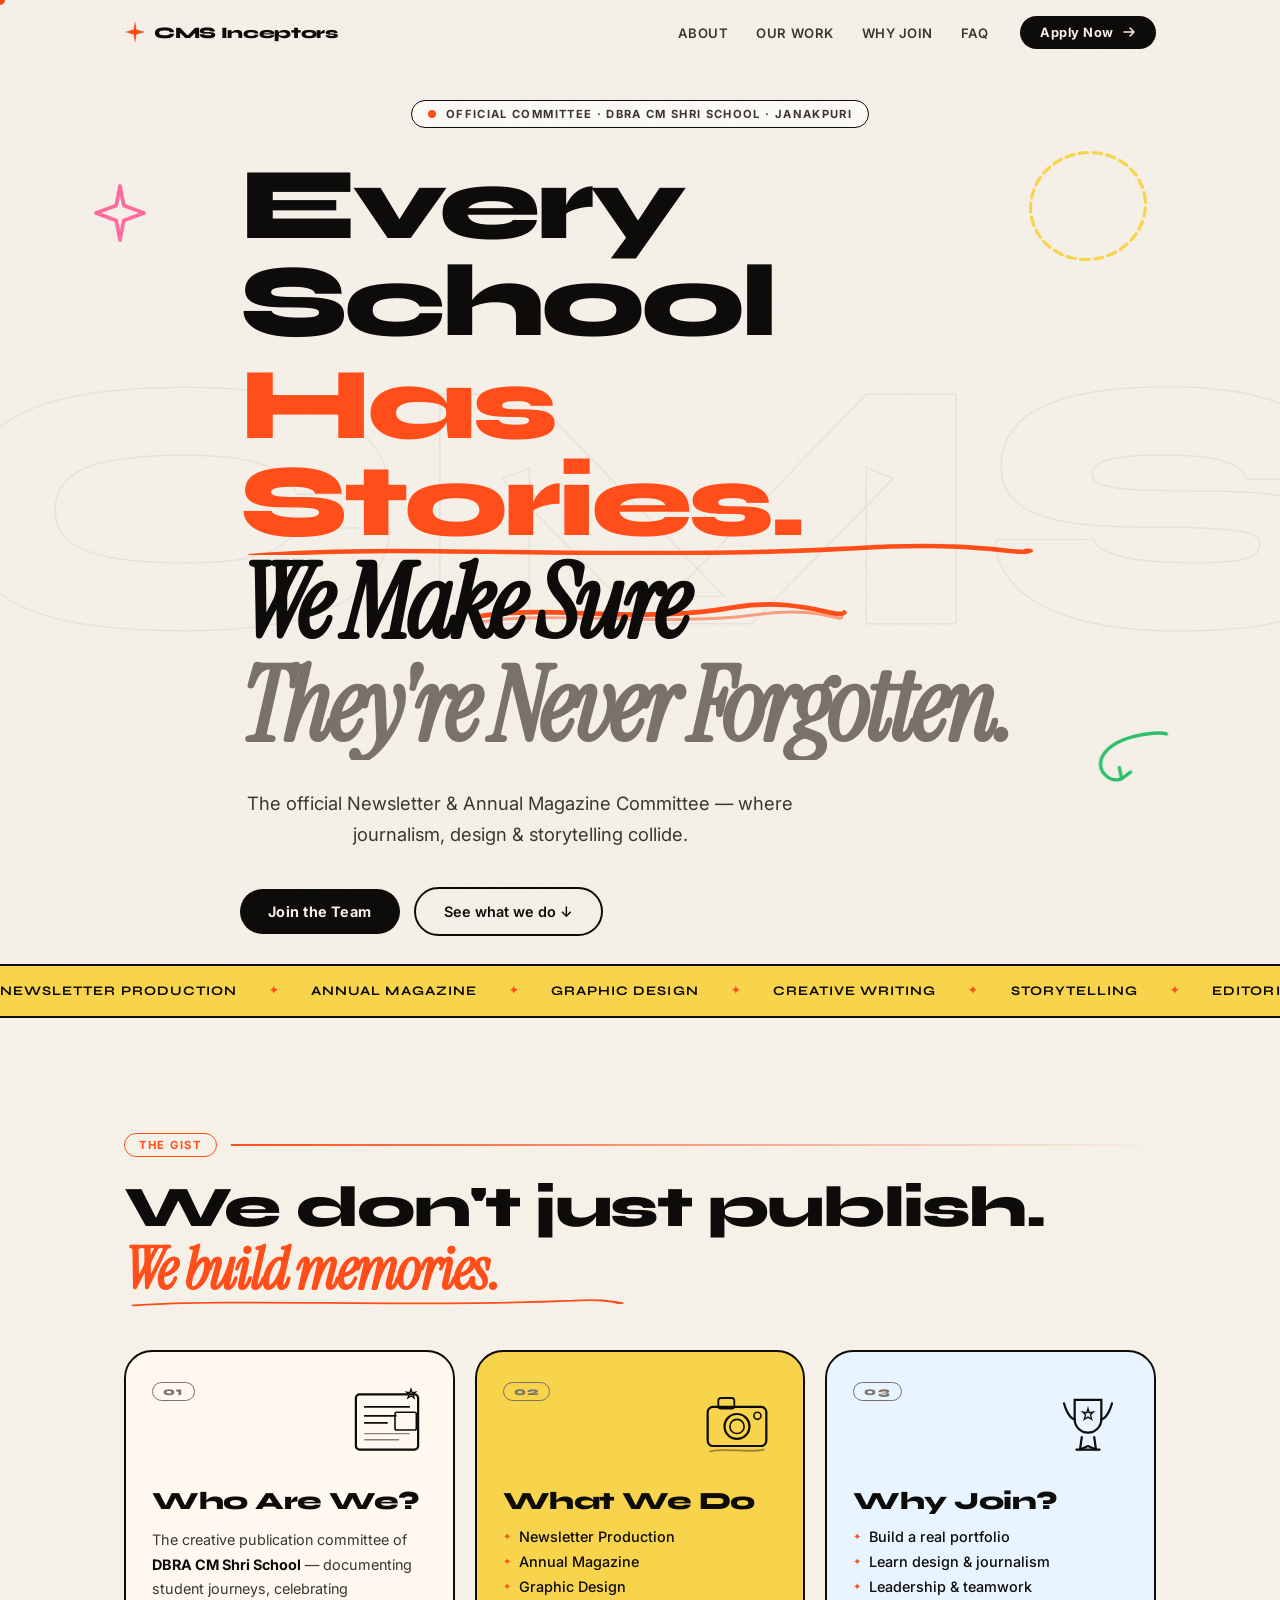
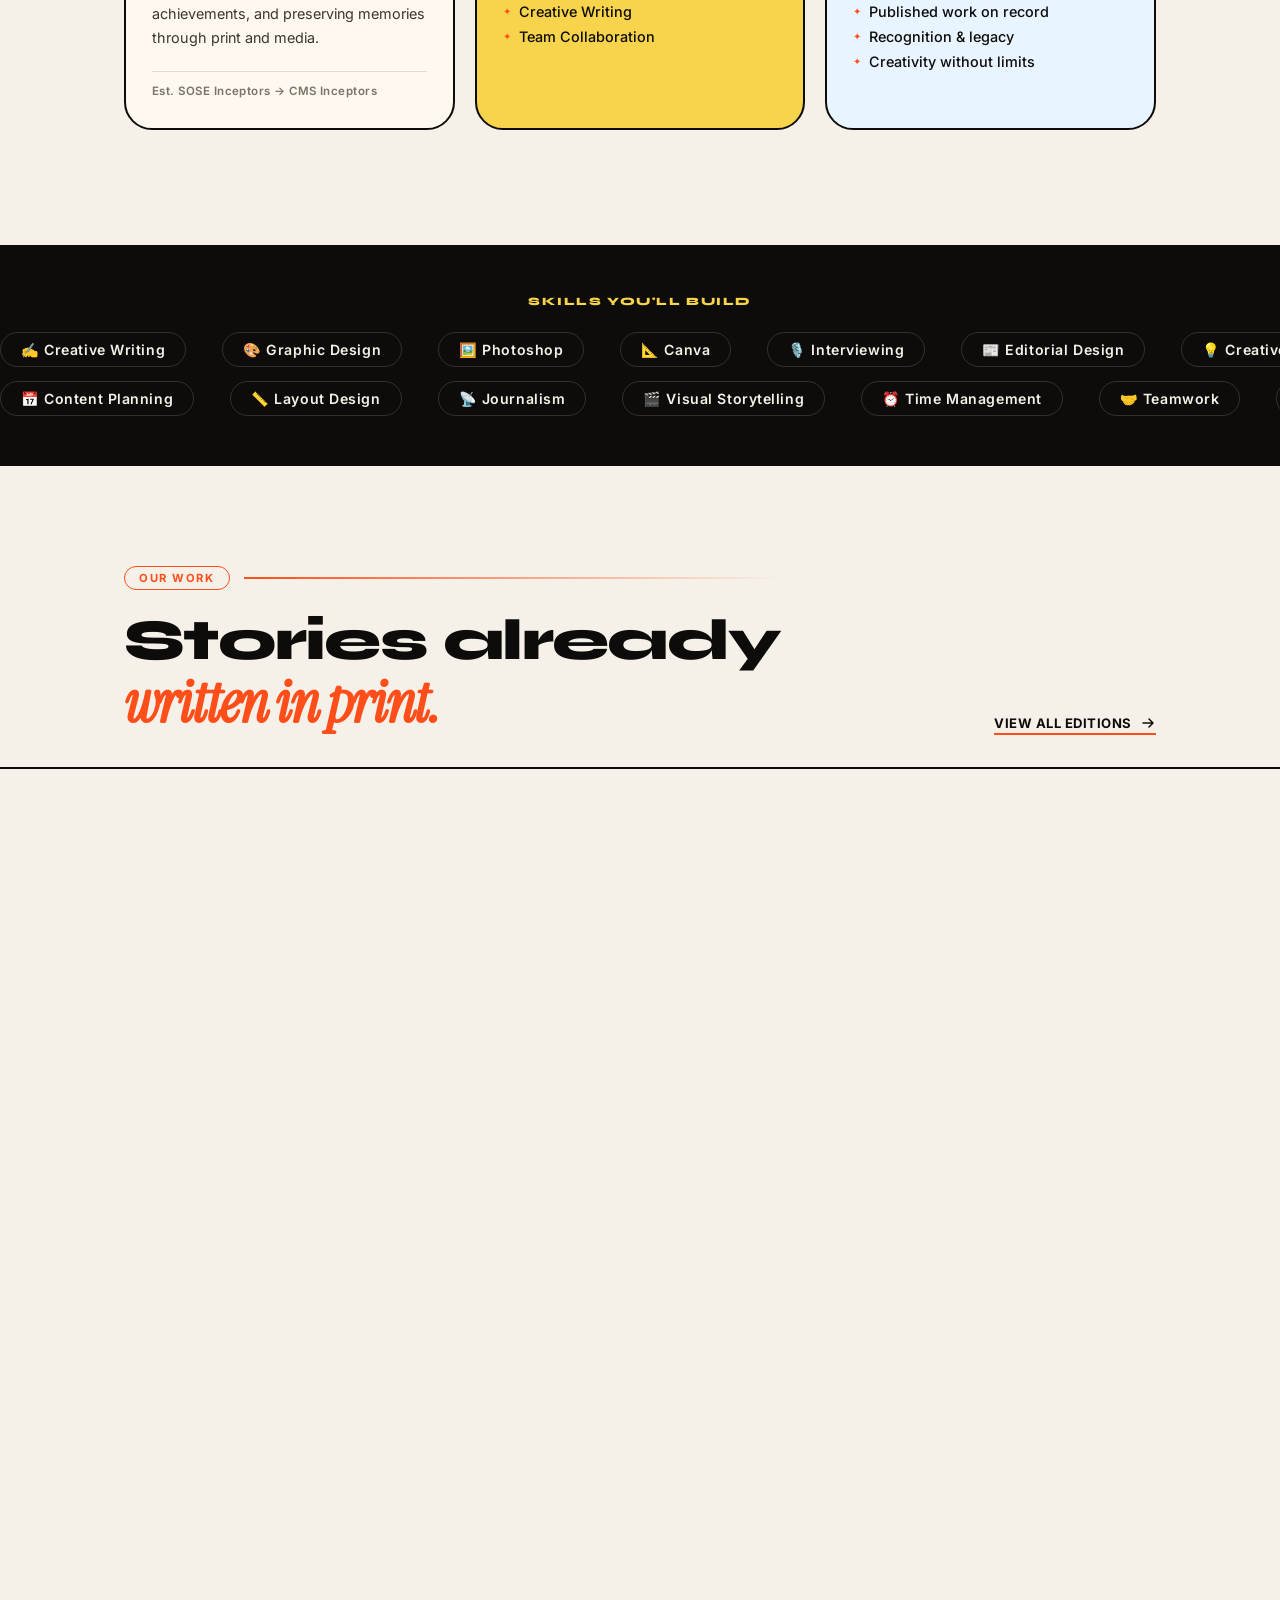
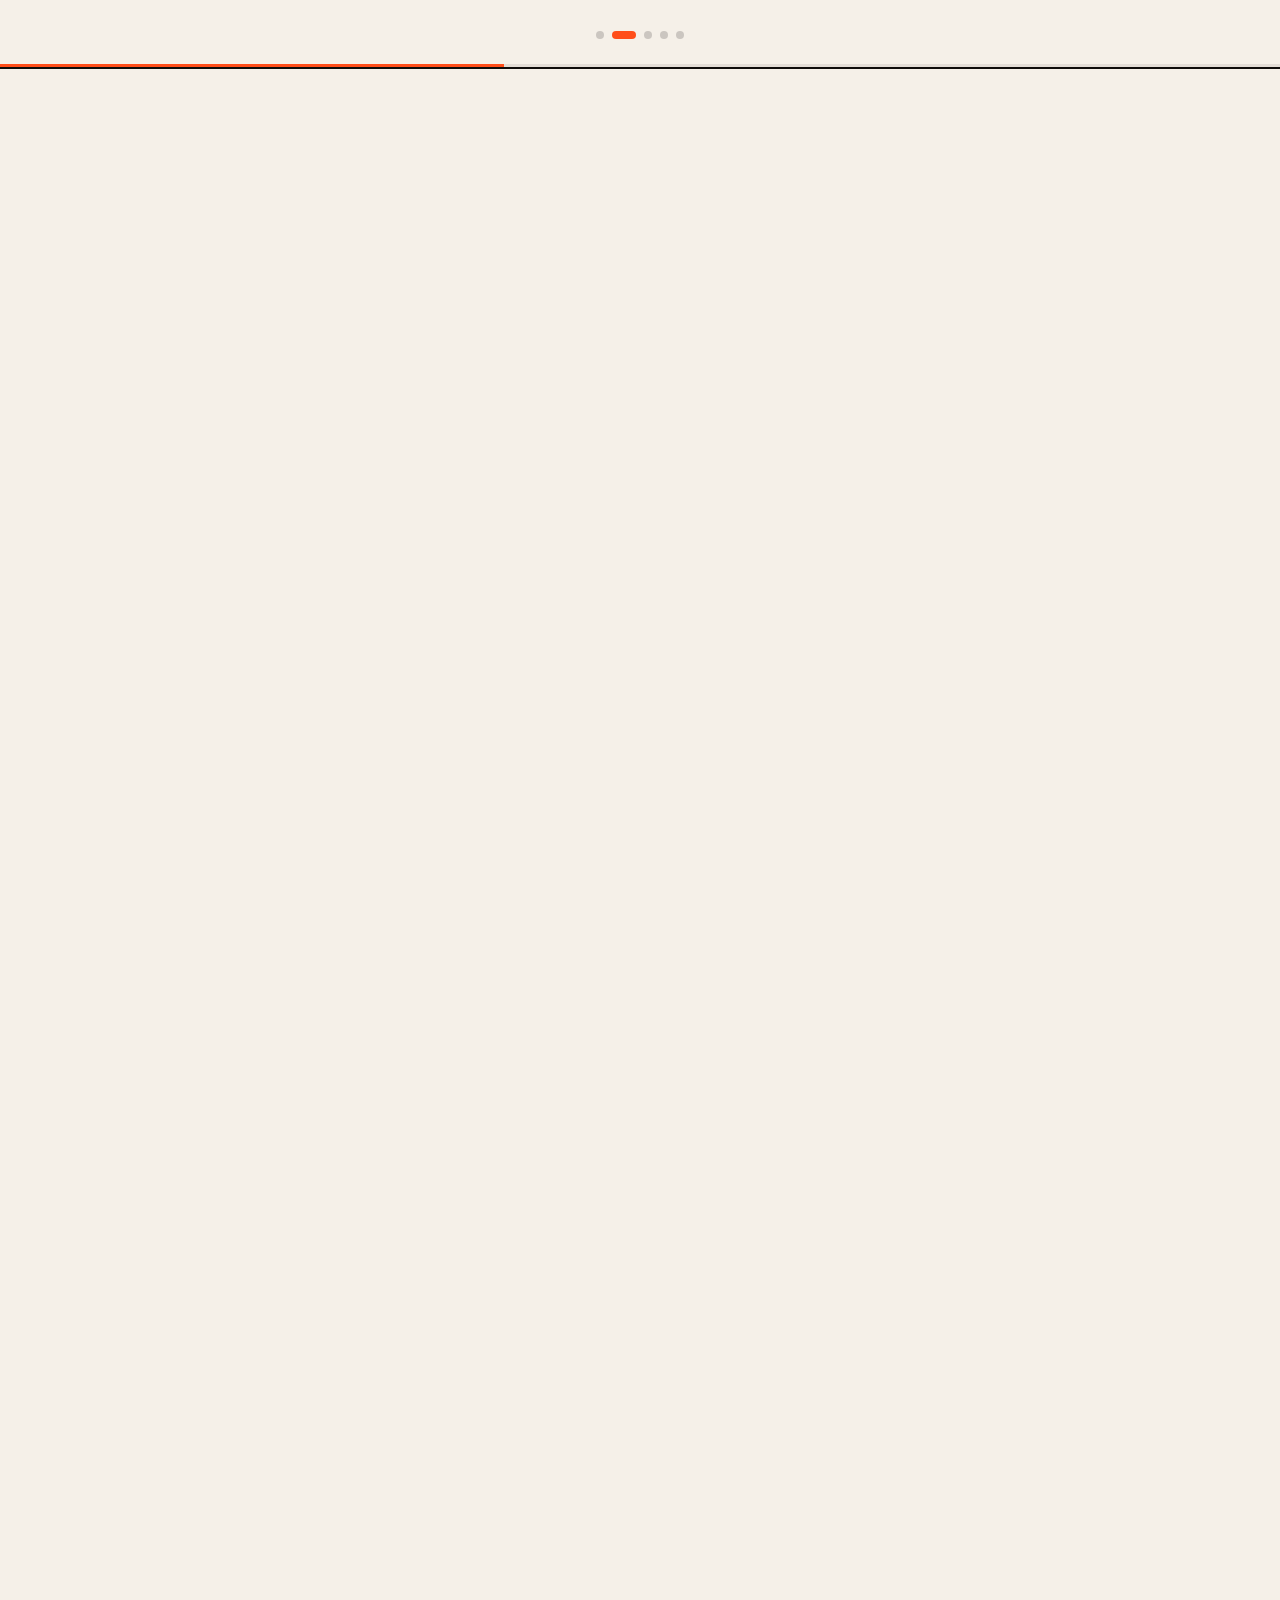
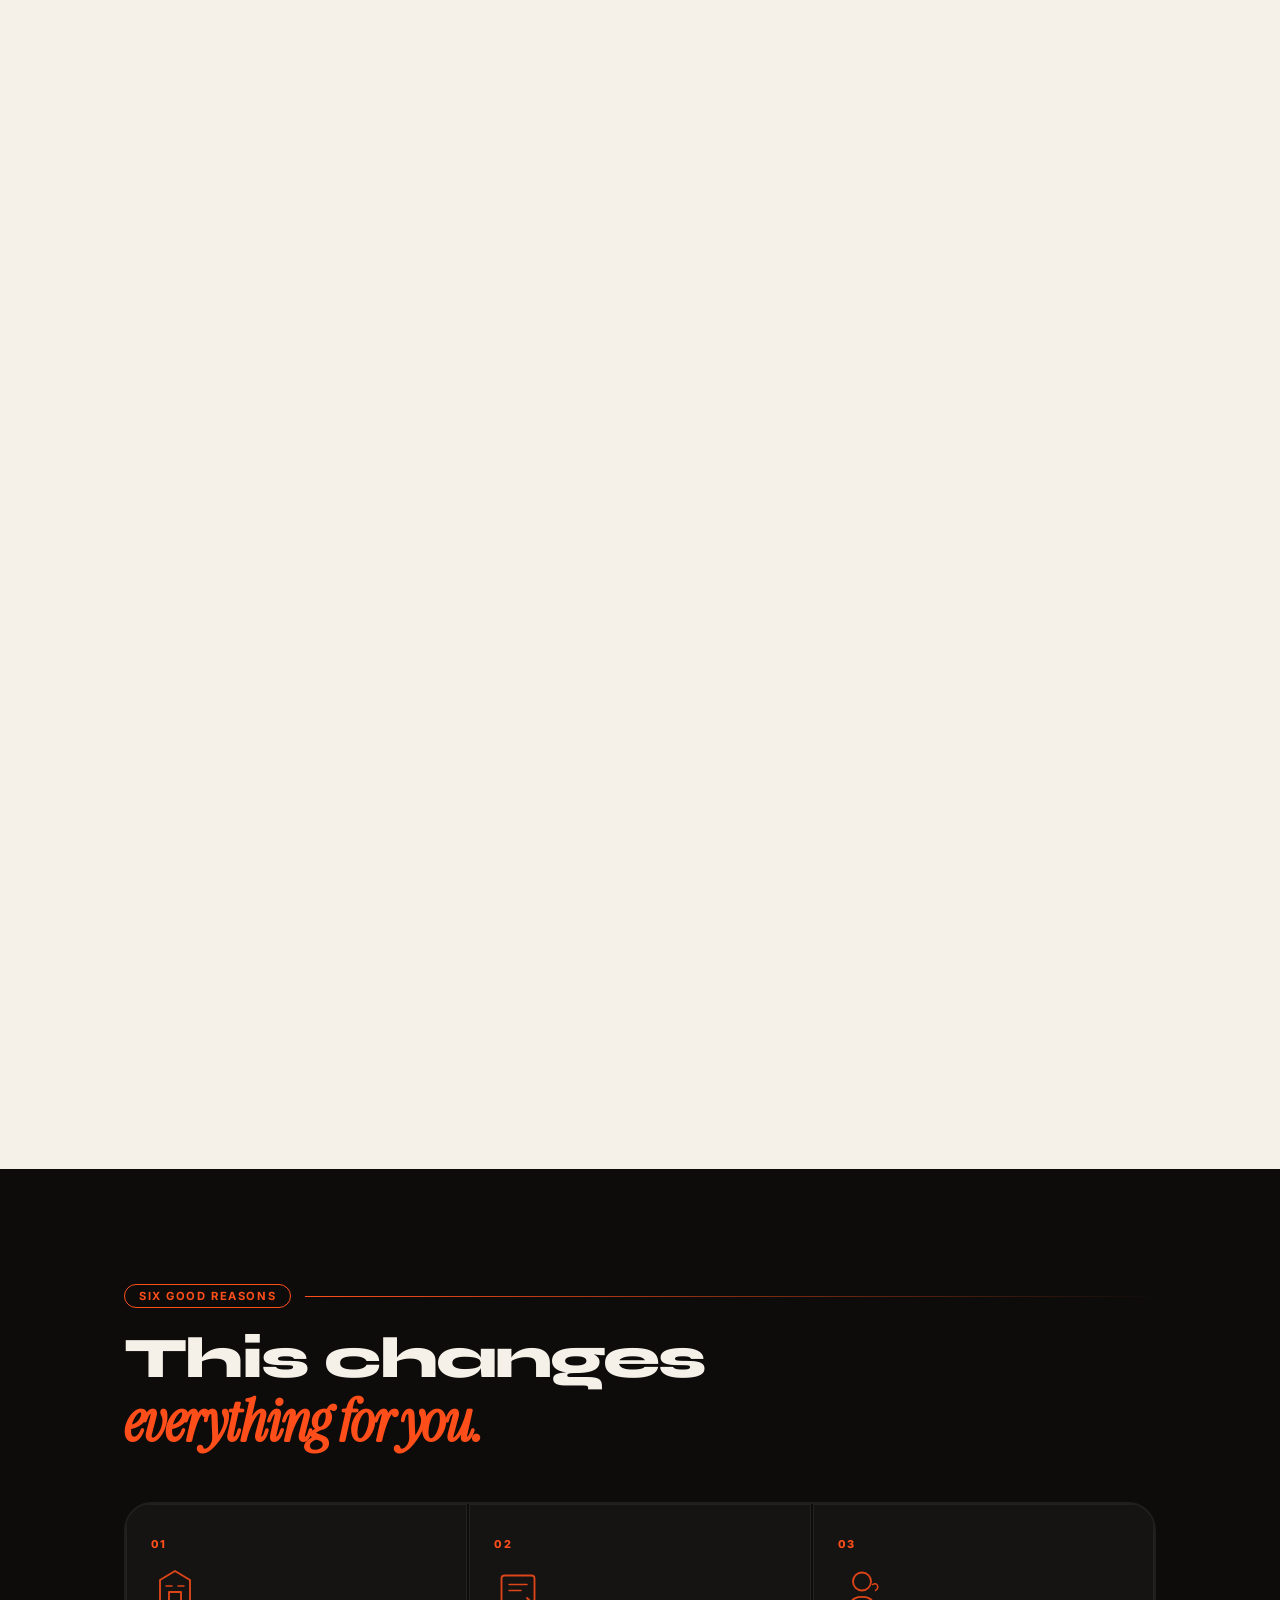
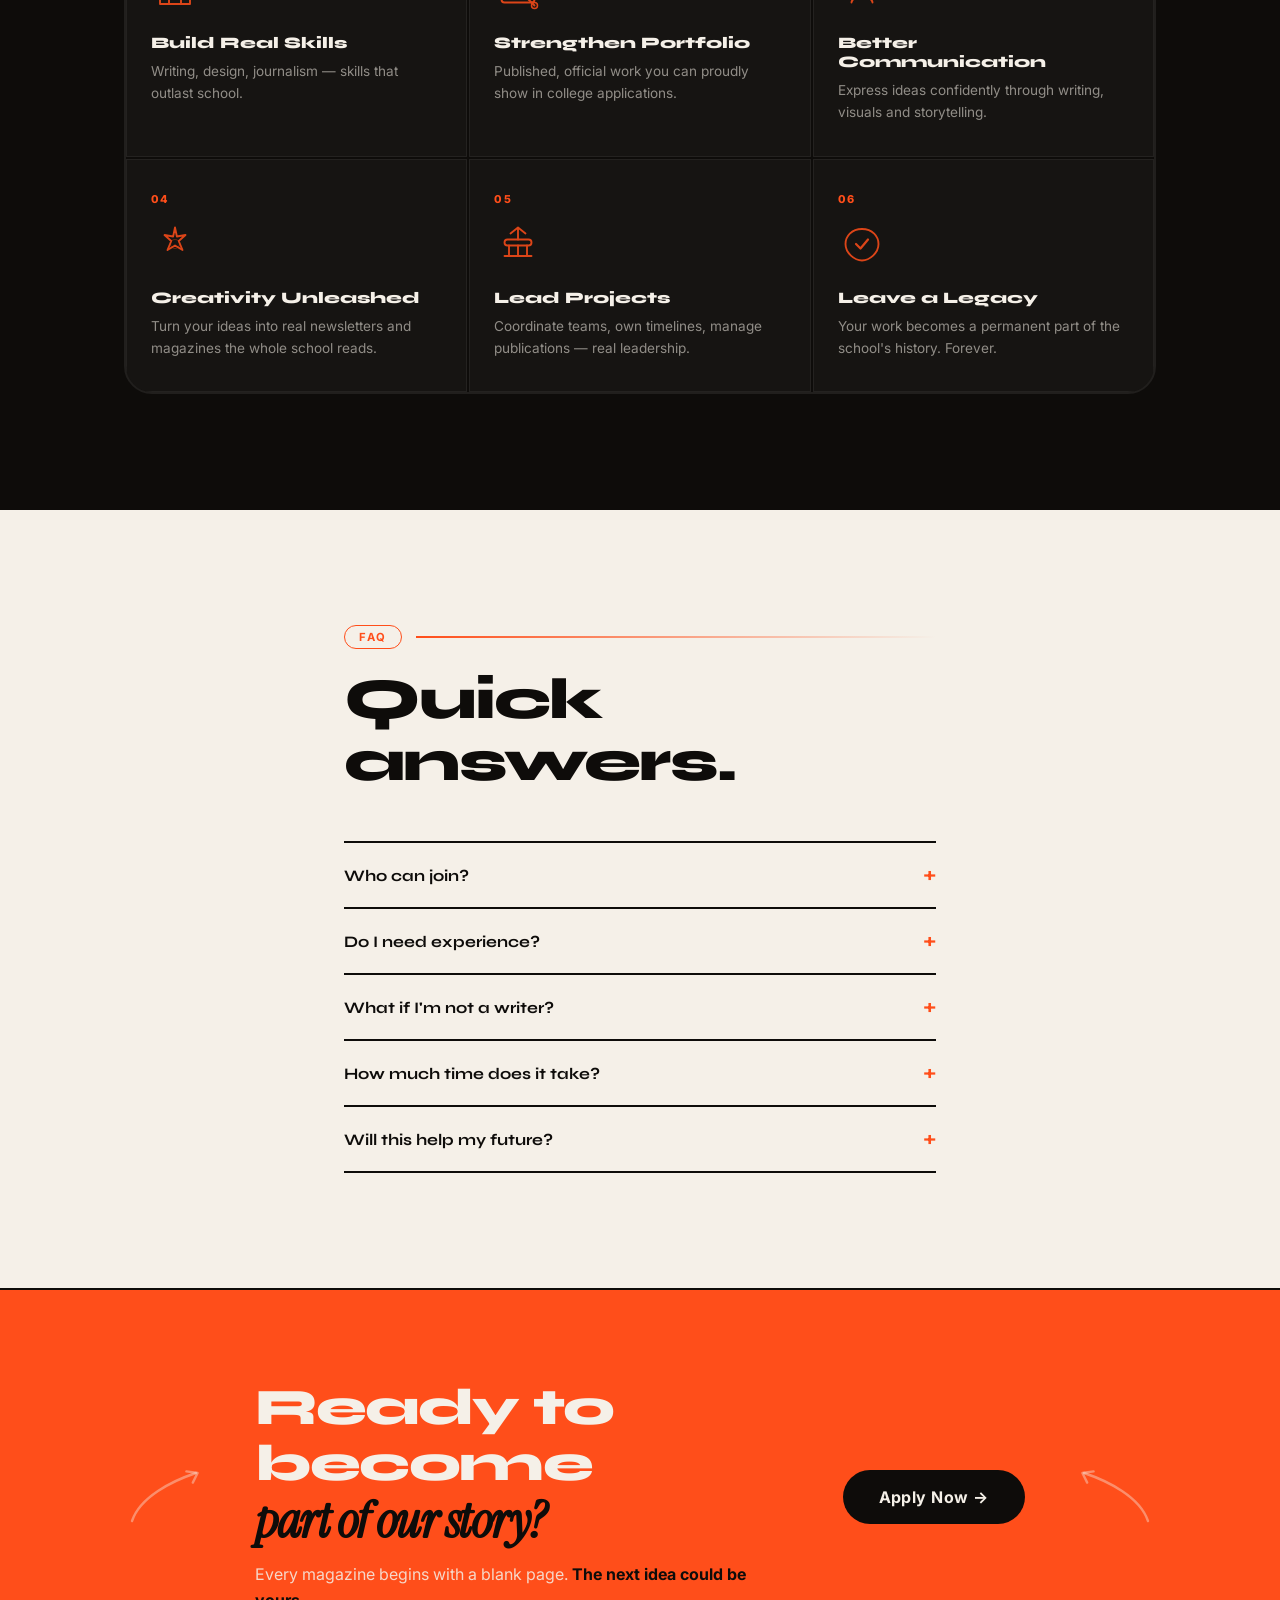
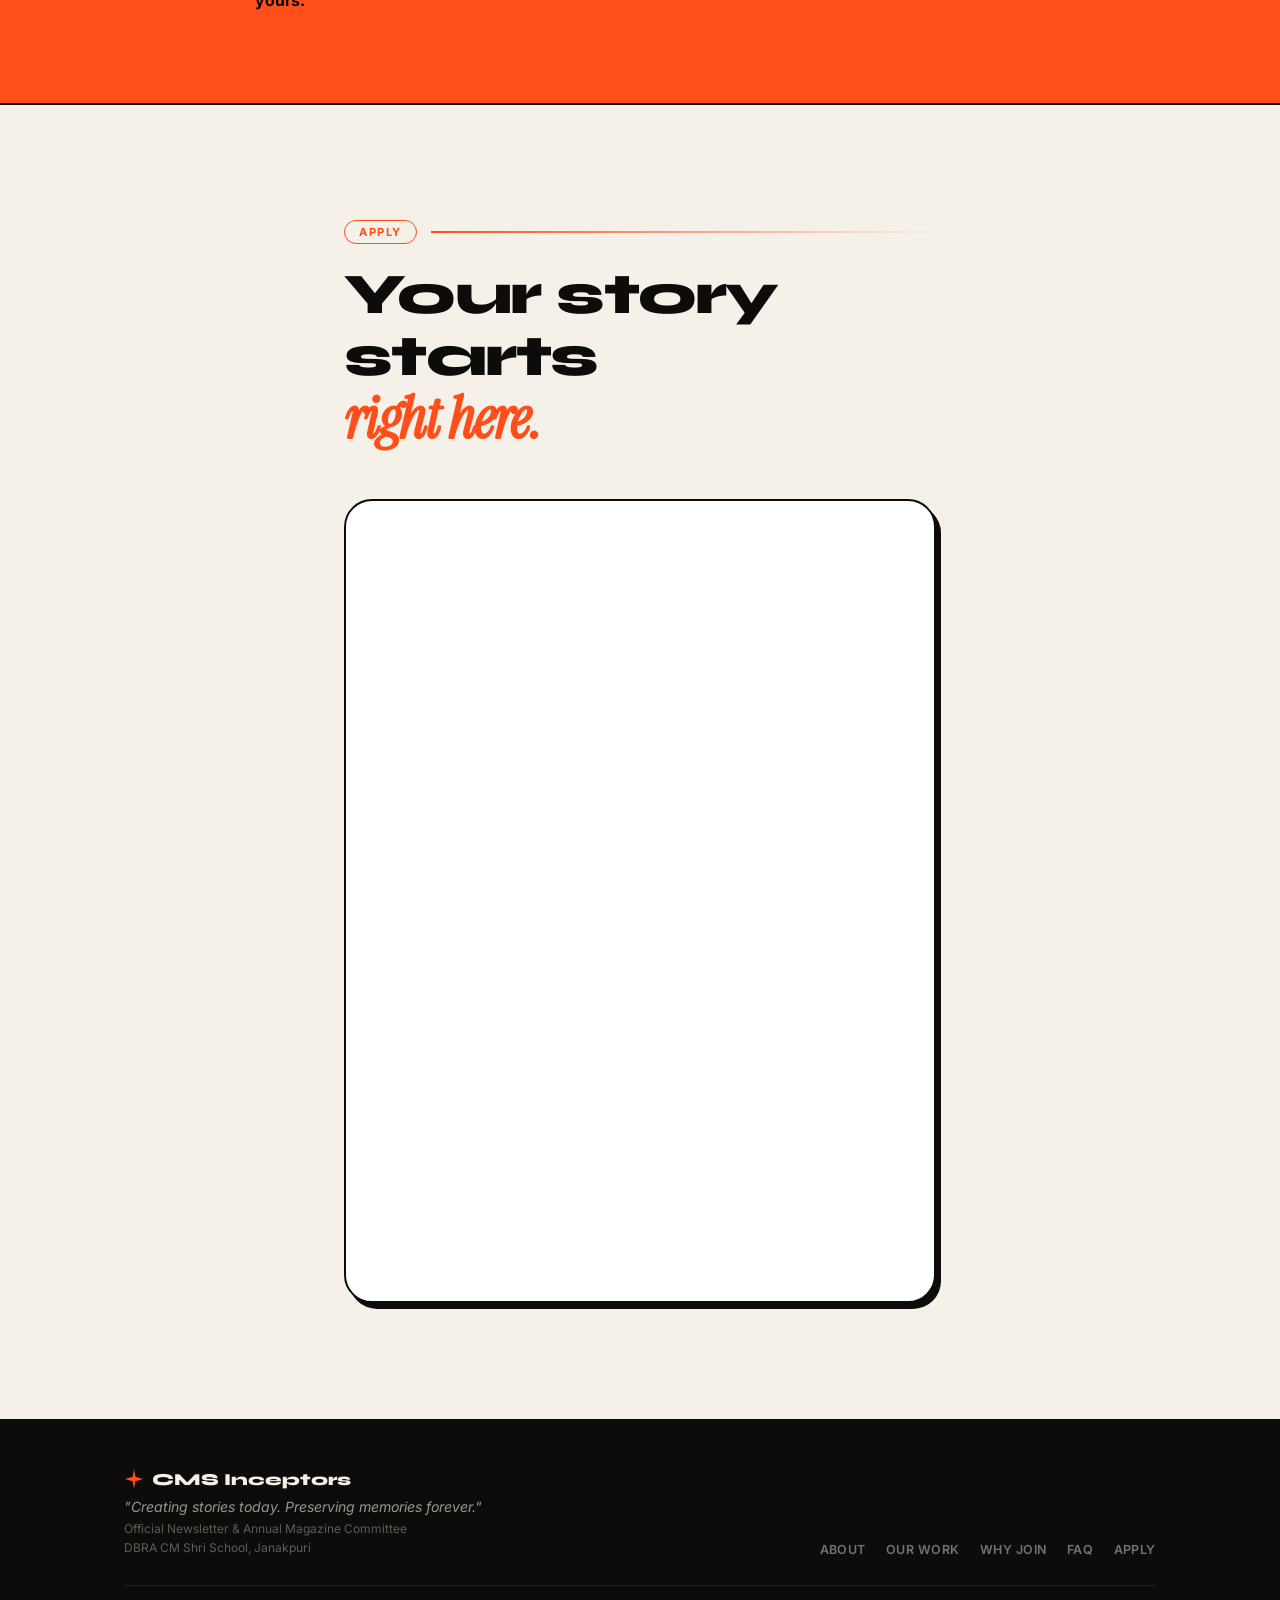
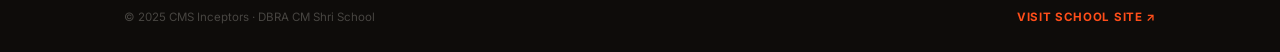
<file: index.html>
<!DOCTYPE html>
<html lang="en">
<head>
  <meta charset="UTF-8" />
  <meta name="viewport" content="width=device-width, initial-scale=1.0" />
  <title>CMS Inceptors — DBRA CM Shri School</title>
  <meta name="description" content="CMS Inceptors is the official Newsletter & Annual Magazine Committee of DBRA CM Shri School, Janakpuri." />
  <link rel="preconnect" href="https://fonts.googleapis.com" />
  <link rel="preconnect" href="https://fonts.gstatic.com" crossorigin />
  <link href="https://fonts.googleapis.com/css2?family=Syne:wght@700;800&family=Inter:wght@400;500;600;700&family=Instrument+Serif:ital@0;1&display=swap" rel="stylesheet" />
  <link rel="stylesheet" href="styles.css" />
</head>
<body>

<!-- ─── CURSOR ──────────────────────────────────────────────────── -->
<div class="cursor" id="cursor" aria-hidden="true"></div>
<div class="cursor-follower" id="cursor-follower" aria-hidden="true"></div>

<!-- ─── NAVBAR ──────────────────────────────────────────────────── -->
<nav class="navbar" id="navbar" role="navigation" aria-label="Main navigation">
  <div class="nav-inner">
    <a href="#hero" class="nav-logo" aria-label="CMS Inceptors Home">
      <svg class="logo-star" width="22" height="22" viewBox="0 0 22 22" aria-hidden="true">
        <path d="M11 0 L12.5 8.5 L21 11 L12.5 13.5 L11 22 L9.5 13.5 L1 11 L9.5 8.5 Z" fill="currentColor"/>
      </svg>
      <span>CMS Inceptors</span>
    </a>
    <ul class="nav-links" role="list">
      <li><a href="#about">About</a></li>
      <li><a href="#work">Our Work</a></li>
      <li><a href="#why-join">Why Join</a></li>
      <li><a href="#faq">FAQ</a></li>
    </ul>
    <a href="#apply" class="nav-cta">
      <span>Apply Now</span>
      <svg width="14" height="14" viewBox="0 0 14 14" fill="none" aria-hidden="true"><path d="M2 7h10M8 3l4 4-4 4" stroke="currentColor" stroke-width="1.5" stroke-linecap="round" stroke-linejoin="round"/></svg>
    </a>
    <button class="hamburger" id="hamburger" aria-label="Toggle menu" aria-expanded="false">
      <span></span><span></span>
    </button>
  </div>
  <div class="mobile-menu" id="mobile-menu" aria-hidden="true">
    <a href="#about">About</a>
    <a href="#work">Our Work</a>
    <a href="#why-join">Why Join</a>
    <a href="#faq">FAQ</a>
    <a href="#apply" class="mobile-cta">Apply Now →</a>
  </div>
</nav>

<!-- ─── HERO ────────────────────────────────────────────────────── -->
<section class="hero" id="hero">
  <div class="hero-noise" aria-hidden="true"></div>

  <!-- giant decorative letters -->
  <div class="hero-deco-letters" aria-hidden="true">
    <span class="deco-l deco-c">C</span>
    <span class="deco-l deco-m">M</span>
    <span class="deco-l deco-s">S</span>
  </div>

  <!-- hand-drawn SVG scribbles -->
  <svg class="scribble scribble-underline" viewBox="0 0 320 28" fill="none" aria-hidden="true" preserveAspectRatio="none">
    <path d="M4 18 C60 6, 140 24, 220 10 C280 0, 310 20, 316 14" stroke="currentColor" stroke-width="4" stroke-linecap="round" stroke-linejoin="round"/>
    <path d="M8 22 C70 12, 160 26, 240 16 C295 8, 312 22, 314 18" stroke="currentColor" stroke-width="2.5" stroke-linecap="round" stroke-linejoin="round" opacity="0.5"/>
  </svg>

  <svg class="scribble scribble-circle" viewBox="0 0 120 120" fill="none" aria-hidden="true">
    <ellipse cx="60" cy="60" rx="54" ry="50" stroke="currentColor" stroke-width="3" stroke-dasharray="8 5" stroke-linecap="round" transform="rotate(-12 60 60)"/>
  </svg>

  <svg class="scribble scribble-arrow" viewBox="0 0 80 60" fill="none" aria-hidden="true">
    <path d="M10 8 C20 5, 60 10, 68 30 C72 42, 60 52, 50 48" stroke="currentColor" stroke-width="3" stroke-linecap="round"/>
    <path d="M42 42 L50 48 L52 38" stroke="currentColor" stroke-width="3" stroke-linecap="round" stroke-linejoin="round"/>
  </svg>

  <svg class="scribble scribble-star-deco" viewBox="0 0 40 40" fill="none" aria-hidden="true">
    <path d="M20 2 L22.5 15 L36 20 L22.5 25 L20 38 L17.5 25 L4 20 L17.5 15 Z" stroke="currentColor" stroke-width="2.5" fill="none" stroke-linejoin="round"/>
  </svg>

  <div class="hero-content">
    <div class="hero-badge reveal">
      <span class="pulse-ring"></span>
      Official Committee · DBRA CM Shri School · Janakpuri
    </div>

    <h1 class="hero-headline">
      <span class="line-wrap"><span class="line-inner reveal">Every School</span></span>
      <span class="line-wrap accent-line"><span class="line-inner reveal">Has Stories.</span>
        <svg class="inline-scribble" viewBox="0 0 260 20" fill="none" aria-hidden="true" preserveAspectRatio="none">
          <path d="M4 14 C50 4, 120 18, 200 8 C240 2, 254 14, 256 10" stroke="currentColor" stroke-width="3.5" stroke-linecap="round"/>
        </svg>
      </span>
      <span class="line-wrap italic-line"><span class="line-inner reveal">We Make Sure</span></span>
      <span class="line-wrap italic-line dim-line"><span class="line-inner reveal">They're Never Forgotten.</span></span>
    </h1>

    <p class="hero-sub reveal">
      The official Newsletter &amp; Annual Magazine Committee — where journalism,
      design &amp; storytelling collide.
    </p>

    <div class="hero-actions reveal">
      <a href="#apply" class="btn-primary">Join the Team</a>
      <a href="#about" class="btn-ghost">See what we do ↓</a>
    </div>
  </div>

  <!-- editorial ticker -->
  <div class="ticker-wrap" aria-hidden="true">
    <div class="ticker-track">
      <span>Newsletter Production</span><span class="tick-sep">✦</span>
      <span>Annual Magazine</span><span class="tick-sep">✦</span>
      <span>Graphic Design</span><span class="tick-sep">✦</span>
      <span>Creative Writing</span><span class="tick-sep">✦</span>
      <span>Storytelling</span><span class="tick-sep">✦</span>
      <span>Editorial Design</span><span class="tick-sep">✦</span>
      <span>Newsletter Production</span><span class="tick-sep">✦</span>
      <span>Annual Magazine</span><span class="tick-sep">✦</span>
      <span>Graphic Design</span><span class="tick-sep">✦</span>
      <span>Creative Writing</span><span class="tick-sep">✦</span>
      <span>Storytelling</span><span class="tick-sep">✦</span>
      <span>Editorial Design</span><span class="tick-sep">✦</span>
    </div>
  </div>
</section>

<!-- ─── ABOUT / WHAT WE DO / WHY JOIN — COMBINED SECTION ──────── -->
<section class="about-combined section" id="about">
  <div class="container">

    <!-- Section label -->
    <div class="split-label reveal">
      <span class="label-tag">The Gist</span>
      <div class="label-line"></div>
    </div>

    <!-- BIG statement -->
    <h2 class="big-statement reveal">
      We don't just publish.<br/>
      <em>We build memories.</em>
      <svg class="statement-scribble" viewBox="0 0 180 24" fill="none" aria-hidden="true" preserveAspectRatio="none">
        <path d="M4 16 C40 4, 100 20, 160 8 C172 4, 178 14, 176 12" stroke="currentColor" stroke-width="3" stroke-linecap="round"/>
      </svg>
    </h2>

    <!-- Three cards: Who, What, Why -->
    <div class="triple-cards">

      <!-- WHO -->
      <article class="tcard tcard--who reveal" tabindex="0">
        <div class="tcard-top">
          <span class="tcard-num">01</span>
          <div class="tcard-icon-wrap">
            <!-- Inline illustration: newspaper sketch -->
            <svg class="tcard-illo" viewBox="0 0 90 90" fill="none" aria-hidden="true">
              <rect x="10" y="14" width="70" height="62" rx="4" stroke="currentColor" stroke-width="2.5"/>
              <path d="M20 28 h50" stroke="currentColor" stroke-width="2" stroke-linecap="round"/>
              <path d="M20 38 h35" stroke="currentColor" stroke-width="2" stroke-linecap="round"/>
              <path d="M20 46 h25" stroke="currentColor" stroke-width="2" stroke-linecap="round"/>
              <rect x="54" y="34" width="24" height="20" rx="2" stroke="currentColor" stroke-width="1.8"/>
              <path d="M20 58 h50" stroke="currentColor" stroke-width="1.5" stroke-linecap="round" opacity="0.5"/>
              <path d="M20 65 h38" stroke="currentColor" stroke-width="1.5" stroke-linecap="round" opacity="0.5"/>
              <!-- hand-drawn star accent -->
              <path d="M72 8 L73.2 12 L77 11.5 L74.2 14 L75.5 18 L72 15.8 L68.5 18 L69.8 14 L67 11.5 L70.8 12 Z" stroke="currentColor" stroke-width="1.5" fill="none"/>
            </svg>
          </div>
        </div>
        <h3 class="tcard-title">Who Are We?</h3>
        <p class="tcard-body">The creative publication committee of <strong>DBRA CM Shri School</strong> — documenting student journeys, celebrating achievements, and preserving memories through print and media.</p>
        <div class="tcard-foot">
          <span class="tcard-tag">Est. SOSE Inceptors → CMS Inceptors</span>
        </div>
      </article>

      <!-- WHAT WE DO -->
      <article class="tcard tcard--what reveal" tabindex="0">
        <div class="tcard-top">
          <span class="tcard-num">02</span>
          <div class="tcard-icon-wrap">
            <svg class="tcard-illo" viewBox="0 0 90 90" fill="none" aria-hidden="true">
              <!-- Camera sketch -->
              <rect x="12" y="28" width="66" height="44" rx="6" stroke="currentColor" stroke-width="2.5"/>
              <circle cx="45" cy="50" r="14" stroke="currentColor" stroke-width="2.5"/>
              <circle cx="45" cy="50" r="8" stroke="currentColor" stroke-width="1.8"/>
              <rect x="24" y="18" width="18" height="12" rx="3" stroke="currentColor" stroke-width="2"/>
              <circle cx="68" cy="38" r="4" stroke="currentColor" stroke-width="1.8"/>
              <!-- scribble underline -->
              <path d="M15 78 C30 74, 60 80, 75 76" stroke="currentColor" stroke-width="2" stroke-linecap="round" opacity="0.4"/>
            </svg>
          </div>
        </div>
        <h3 class="tcard-title">What We Do</h3>
        <ul class="tcard-list">
          <li><span class="dot-accent">✦</span> Newsletter Production</li>
          <li><span class="dot-accent">✦</span> Annual Magazine</li>
          <li><span class="dot-accent">✦</span> Graphic Design</li>
          <li><span class="dot-accent">✦</span> Creative Writing</li>
          <li><span class="dot-accent">✦</span> Team Collaboration</li>
        </ul>
      </article>

      <!-- WHY JOIN -->
      <article class="tcard tcard--why reveal" tabindex="0">
        <div class="tcard-top">
          <span class="tcard-num">03</span>
          <div class="tcard-icon-wrap">
            <svg class="tcard-illo" viewBox="0 0 90 90" fill="none" aria-hidden="true">
              <!-- Trophy / star sketch -->
              <path d="M30 20 h30 v22 a15 15 0 0 1-30 0 Z" stroke="currentColor" stroke-width="2.5"/>
              <path d="M18 24 C18 24, 22 40, 30 42" stroke="currentColor" stroke-width="2.5" stroke-linecap="round"/>
              <path d="M72 24 C72 24, 68 40, 60 42" stroke="currentColor" stroke-width="2.5" stroke-linecap="round"/>
              <path d="M38 62 L36 76 L45 72 L54 76 L52 62" stroke="currentColor" stroke-width="2.5" stroke-linecap="round" stroke-linejoin="round"/>
              <path d="M32 76 h26" stroke="currentColor" stroke-width="2.5" stroke-linecap="round"/>
              <!-- star -->
              <path d="M45 30 L46.2 34.5 L51 33.8 L47.8 37 L49.2 42 L45 39.5 L40.8 42 L42.2 37 L39 33.8 L43.8 34.5 Z" stroke="currentColor" stroke-width="1.5" fill="none"/>
            </svg>
          </div>
        </div>
        <h3 class="tcard-title">Why Join?</h3>
        <ul class="tcard-list">
          <li><span class="dot-accent">✦</span> Build a real portfolio</li>
          <li><span class="dot-accent">✦</span> Learn design &amp; journalism</li>
          <li><span class="dot-accent">✦</span> Leadership &amp; teamwork</li>
          <li><span class="dot-accent">✦</span> Published work on record</li>
          <li><span class="dot-accent">✦</span> Recognition &amp; legacy</li>
          <li><span class="dot-accent">✦</span> Creativity without limits</li>
        </ul>
      </article>

    </div><!-- /triple-cards -->

  </div>
</section>

<!-- ─── SKILLS MARQUEE ────────────────────────────────────────── -->
<section class="skills-band" aria-label="Skills you'll learn">
  <div class="skills-label reveal">Skills You'll Build</div>
  <div class="marquee-outer" aria-hidden="true">
    <div class="marquee-track marquee-forward">
      <span>✍️ Creative Writing</span><span>🎨 Graphic Design</span>
      <span>🖼️ Photoshop</span><span>📐 Canva</span><span>🎙️ Interviewing</span>
      <span>📰 Editorial Design</span><span>💡 Creative Thinking</span><span>🏷️ Branding</span>
      <span>✍️ Creative Writing</span><span>🎨 Graphic Design</span>
      <span>🖼️ Photoshop</span><span>📐 Canva</span><span>🎙️ Interviewing</span>
      <span>📰 Editorial Design</span><span>💡 Creative Thinking</span><span>🏷️ Branding</span>
    </div>
    <div class="marquee-track marquee-backward">
      <span>📅 Content Planning</span><span>📏 Layout Design</span><span>📡 Journalism</span>
      <span>🎬 Visual Storytelling</span><span>⏰ Time Management</span><span>🤝 Teamwork</span>
      <span>💬 Communication</span><span>📋 Publication Workflow</span><span>🌟 Photo Editing</span>
      <span>📅 Content Planning</span><span>📏 Layout Design</span><span>📡 Journalism</span>
      <span>🎬 Visual Storytelling</span><span>⏰ Time Management</span><span>🤝 Teamwork</span>
      <span>💬 Communication</span><span>📋 Publication Workflow</span><span>🌟 Photo Editing</span>
    </div>
  </div>
</section>

<!-- ─── 3D FAN CAROUSEL — OUR WORK ───────────────────────────────
     Scroll-driven 3D arc like weichie.com:
     Section is pinned while scroll progress fans cards out from
     a stacked center into a curved 3D arc with rotateY + translateX.
─────────────────────────────────────────────────────────────── -->
<section class="work-section" id="work" aria-labelledby="work-heading">

  <!-- sticky header that stays visible during the pin -->
  <div class="work-sticky-header">
    <div class="container">
      <div class="work-header-inner">
        <div>
          <div class="split-label">
            <span class="label-tag">Our Work</span>
            <div class="label-line"></div>
          </div>
          <h2 class="big-statement" id="work-heading" style="margin-bottom:0">
            Stories already<br/><em>written in print.</em>
          </h2>
        </div>
        <a href="https://sites.google.com/view/cmshrischool/newsletters?authuser=0"
           target="_blank" rel="noopener noreferrer"
           class="work-view-all">
          View all editions
          <svg width="16" height="16" viewBox="0 0 16 16" fill="none" aria-hidden="true"><path d="M3 8h10M9 4l4 4-4 4" stroke="currentColor" stroke-width="1.5" stroke-linecap="round" stroke-linejoin="round"/></svg>
        </a>
      </div>
    </div>
  </div>

  <!-- The scroll-pin container: tall enough to drive the animation -->
  <div class="fan-scroll-driver" id="fan-driver">

    <!-- The sticky viewport that stays fixed during scroll -->
    <div class="fan-sticky" id="fan-sticky">

      <!-- Progress bar -->
      <div class="fan-progress-bar" id="fan-progress" aria-hidden="true">
        <div class="fan-progress-fill" id="fan-fill"></div>
      </div>

      <!-- 3D stage -->
      <div class="fan-stage" id="fan-stage" role="region" aria-label="Newsletter and magazine editions">

        <!-- Card 0 — far left -->
        <a class="fan-card" id="fan-card-0"
           href="https://sites.google.com/view/cmshrischool/newsletters?authuser=0"
           target="_blank" rel="noopener noreferrer"
           aria-label="December 2024 Edition — click to read">
          <div class="fan-card-face fan-face--1">
            <div class="fan-card-img">
              <img src="December 2024 Edition-Cover Page-1.png" alt="December 2024 Edition cover page" />
            </div>
          </div>
          <div class="fan-card-label">
            <span class="fan-tag">Newsletter</span>
            <span class="fan-title">December 2024 Edition</span>
            <span class="fan-hint">Read online ↗</span>
          </div>
        </a>

        <!-- Card 1 -->
        <a class="fan-card" id="fan-card-1"
           href="https://sites.google.com/view/cmshrischool/newsletters?authuser=0"
           target="_blank" rel="noopener noreferrer"
           aria-label="May 2025 Edition — click to read">
          <div class="fan-card-face fan-face--2">
            <div class="fan-card-img">
              <img src="May 2025 Edition-Cover Page-1.png" alt="May 2025 Edition cover page" />
            </div>
          </div>
          <div class="fan-card-label">
            <span class="fan-tag">Newsletter</span>
            <span class="fan-title">May 2025 Edition</span>
            <span class="fan-hint">Read online ↗</span>
          </div>
        </a>

        <!-- Card 2 — CENTER (active) -->
        <a class="fan-card fan-card--center" id="fan-card-2"
           href="https://sites.google.com/view/cmshrischool/newsletters?authuser=0"
           target="_blank" rel="noopener noreferrer"
           aria-label="AURA 2025-26 Annual Magazine — click to read">
          <div class="fan-card-face fan-face--3">
            <div class="fan-card-img">
              <img src="AURA 2026-ANNUAL MAGAZINE-1.png" alt="AURA 2026 Annual Magazine cover" />
            </div>
          </div>
          <div class="fan-card-label">
            <span class="fan-tag">Annual Magazine</span>
            <span class="fan-title">AURA 2025-26 — Annual Magazine</span>
            <span class="fan-hint">Read online ↗</span>
          </div>
        </a>

        <!-- Card 3 -->
        <a class="fan-card" id="fan-card-3"
           href="https://sites.google.com/view/cmshrischool/newsletters?authuser=0"
           target="_blank" rel="noopener noreferrer"
           aria-label="June 2025 Edition — click to read">
          <div class="fan-card-face fan-face--4">
            <div class="fan-card-img">
              <img src="June 2025 Edition-Cover Page-1.png" alt="June 2025 Edition cover page" />
            </div>
          </div>
          <div class="fan-card-label">
            <span class="fan-tag">Newsletter</span>
            <span class="fan-title">June 2025 Edition</span>
            <span class="fan-hint">Read online ↗</span>
          </div>
        </a>

        <!-- Card 4 — far right -->
        <a class="fan-card" id="fan-card-4"
           href="https://sites.google.com/view/cmshrischool/newsletters?authuser=0"
           target="_blank" rel="noopener noreferrer"
           aria-label="October 2025 Edition — click to read">
          <div class="fan-card-face fan-face--5">
            <div class="fan-card-img">
              <img src="October 2025 Edition-Cover Page-1.png" alt="October 2025 Edition cover page" />
            </div>
          </div>
          <div class="fan-card-label">
            <span class="fan-tag">Newsletter</span>
            <span class="fan-title">October 2025 Edition</span>
            <span class="fan-hint">Read online ↗</span>
          </div>
        </a>

      </div><!-- /fan-stage -->

      <!-- Dot nav -->
      <div class="fan-dots" id="fan-dots" role="tablist" aria-label="Edition navigation">
        <button class="fan-dot" role="tab" aria-selected="false" data-idx="0" aria-label="Card 1"></button>
        <button class="fan-dot" role="tab" aria-selected="false" data-idx="1" aria-label="Card 2"></button>
        <button class="fan-dot fan-dot--active" role="tab" aria-selected="true" data-idx="2" aria-label="Card 3 (current)"></button>
        <button class="fan-dot" role="tab" aria-selected="false" data-idx="3" aria-label="Card 4"></button>
        <button class="fan-dot" role="tab" aria-selected="false" data-idx="4" aria-label="Card 5"></button>
      </div>

      <!-- Scroll hint (shown only until animation starts) -->
      <div class="fan-scroll-hint" id="fan-scroll-hint" aria-hidden="true">
        <div class="fan-scroll-line"></div>
        <span>scroll to explore</span>
      </div>

    </div><!-- /fan-sticky -->
  </div><!-- /fan-driver -->

</section>

<!-- ─── WHY JOIN — FEATURE STRIP ──────────────────────────────── -->
<section class="why-join section" id="why-join" aria-labelledby="wj-heading">
  <div class="container">
    <div class="split-label reveal">
      <span class="label-tag">Six Good Reasons</span>
      <div class="label-line"></div>
    </div>
    <h2 class="big-statement reveal" id="wj-heading">
      This changes<br/><em>everything for you.</em>
    </h2>
    <div class="reasons-grid">
      <article class="reason-card reveal" tabindex="0">
        <div class="reason-num">01</div>
        <svg class="reason-illo" viewBox="0 0 64 64" fill="none" aria-hidden="true">
          <path d="M12 52 L12 20 L32 8 L52 20 L52 52 Z" stroke="currentColor" stroke-width="2.5" stroke-linejoin="round"/>
          <path d="M24 52 L24 36 h16 v16" stroke="currentColor" stroke-width="2.5" stroke-linejoin="round"/>
          <path d="M20 28 h8 M36 28 h8" stroke="currentColor" stroke-width="2" stroke-linecap="round"/>
        </svg>
        <h3>Build Real Skills</h3>
        <p>Writing, design, journalism — skills that outlast school.</p>
      </article>
      <article class="reason-card reveal" tabindex="0">
        <div class="reason-num">02</div>
        <svg class="reason-illo" viewBox="0 0 64 64" fill="none" aria-hidden="true">
          <rect x="10" y="14" width="44" height="36" rx="4" stroke="currentColor" stroke-width="2.5"/>
          <path d="M20 26 h24 M20 34 h16" stroke="currentColor" stroke-width="2" stroke-linecap="round"/>
          <path d="M44 44 L54 54" stroke="currentColor" stroke-width="2.5" stroke-linecap="round"/>
          <circle cx="54" cy="54" r="4" stroke="currentColor" stroke-width="2"/>
        </svg>
        <h3>Strengthen Portfolio</h3>
        <p>Published, official work you can proudly show in college applications.</p>
      </article>
      <article class="reason-card reveal" tabindex="0">
        <div class="reason-num">03</div>
        <svg class="reason-illo" viewBox="0 0 64 64" fill="none" aria-hidden="true">
          <circle cx="32" cy="22" r="12" stroke="currentColor" stroke-width="2.5"/>
          <path d="M18 50 C18 40, 46 40, 46 50" stroke="currentColor" stroke-width="2.5" stroke-linecap="round"/>
          <path d="M46 26 C52 22, 56 30, 50 34" stroke="currentColor" stroke-width="2" stroke-linecap="round"/>
        </svg>
        <h3>Better Communication</h3>
        <p>Express ideas confidently through writing, visuals and storytelling.</p>
      </article>
      <article class="reason-card reveal" tabindex="0">
        <div class="reason-num">04</div>
        <svg class="reason-illo" viewBox="0 0 64 64" fill="none" aria-hidden="true">
          <path d="M32 10 L34.5 22 L46 20 L37 28 L42 40 L32 34 L22 40 L27 28 L18 20 L29.5 22 Z" stroke="currentColor" stroke-width="2.5" stroke-linejoin="round" fill="none"/>
          <circle cx="32" cy="32" r="6" stroke="currentColor" stroke-width="1.5" opacity="0.4"/>
        </svg>
        <h3>Creativity Unleashed</h3>
        <p>Turn your ideas into real newsletters and magazines the whole school reads.</p>
      </article>
      <article class="reason-card reveal" tabindex="0">
        <div class="reason-num">05</div>
        <svg class="reason-illo" viewBox="0 0 64 64" fill="none" aria-hidden="true">
          <path d="M32 10 v16 M22 18 l10-8 10 8" stroke="currentColor" stroke-width="2.5" stroke-linecap="round" stroke-linejoin="round"/>
          <rect x="14" y="26" width="36" height="8" rx="4" stroke="currentColor" stroke-width="2.5"/>
          <path d="M20 34 v14 M32 34 v14 M44 34 v14" stroke="currentColor" stroke-width="2.5" stroke-linecap="round"/>
          <path d="M14 48 h36" stroke="currentColor" stroke-width="2.5" stroke-linecap="round"/>
        </svg>
        <h3>Lead Projects</h3>
        <p>Coordinate teams, own timelines, manage publications — real leadership.</p>
      </article>
      <article class="reason-card reveal" tabindex="0">
        <div class="reason-num">06</div>
        <svg class="reason-illo" viewBox="0 0 64 64" fill="none" aria-hidden="true">
          <path d="M32 12 C18 12, 10 22, 10 32 C10 44, 22 54, 32 54 C42 54, 54 44, 54 32 C54 22, 46 12, 32 12 Z" stroke="currentColor" stroke-width="2.5"/>
          <path d="M24 32 L30 38 L40 26" stroke="currentColor" stroke-width="3" stroke-linecap="round" stroke-linejoin="round"/>
        </svg>
        <h3>Leave a Legacy</h3>
        <p>Your work becomes a permanent part of the school's history. Forever.</p>
      </article>
    </div>
  </div>
</section>

<!-- ─── FAQ ──────────────────────────────────────────────────────── -->
<section class="faq section" id="faq" aria-labelledby="faq-heading">
  <div class="container faq-container">
    <div class="split-label reveal">
      <span class="label-tag">FAQ</span>
      <div class="label-line"></div>
    </div>
    <h2 class="big-statement reveal" id="faq-heading">
      Quick answers.
    </h2>
    <div class="faq-list" role="list">
      <div class="faq-item reveal" role="listitem">
        <button class="faq-q" aria-expanded="false" aria-controls="faq-a1">Who can join?<span class="faq-plus" aria-hidden="true">+</span></button>
        <div class="faq-a" id="faq-a1" hidden>Students of <strong>Class 9 and Class 11</strong> of DBRA CM Shri School, Janakpuri.</div>
      </div>
      <div class="faq-item reveal" role="listitem">
        <button class="faq-q" aria-expanded="false" aria-controls="faq-a2">Do I need experience?<span class="faq-plus" aria-hidden="true">+</span></button>
        <div class="faq-a" id="faq-a2" hidden>Not at all. <strong>Passion and the will to learn</strong> are all that's needed.</div>
      </div>
      <div class="faq-item reveal" role="listitem">
        <button class="faq-q" aria-expanded="false" aria-controls="faq-a3">What if I'm not a writer?<span class="faq-plus" aria-hidden="true">+</span></button>
        <div class="faq-a" id="faq-a3" hidden>We have roles in <strong>design, editing, planning, writing</strong> and more — something for every talent.</div>
      </div>
      <div class="faq-item reveal" role="listitem">
        <button class="faq-q" aria-expanded="false" aria-controls="faq-a4">How much time does it take?<span class="faq-plus" aria-hidden="true">+</span></button>
        <div class="faq-a" id="faq-a4" hidden>Primarily during <strong>meetings, school events and publication periods</strong>. Designed to fit around studies.</div>
      </div>
      <div class="faq-item reveal" role="listitem">
        <button class="faq-q" aria-expanded="false" aria-controls="faq-a5">Will this help my future?<span class="faq-plus" aria-hidden="true">+</span></button>
        <div class="faq-a" id="faq-a5" hidden>Yes. Published work, design experience, leadership roles and a portfolio all <strong>strengthen college applications and career prospects</strong>.</div>
      </div>
    </div>
  </div>
</section>

<!-- ─── CTA STRIP ─────────────────────────────────────────────── -->
<section class="cta-strip" aria-label="Call to action">
  <div class="cta-strip-inner reveal">
    <svg class="cta-scribble-left" viewBox="0 0 100 80" fill="none" aria-hidden="true">
      <path d="M10 70 C20 40, 60 20, 90 10" stroke="currentColor" stroke-width="3" stroke-linecap="round"/>
      <path d="M78 8 L92 10 L86 22" stroke="currentColor" stroke-width="3" stroke-linecap="round" stroke-linejoin="round"/>
    </svg>
    <div class="cta-strip-text">
      <h2>Ready to become<br/><em>part of our story?</em></h2>
      <p>Every magazine begins with a blank page. <strong>The next idea could be yours.</strong></p>
    </div>
    <a href="#apply" class="btn-primary btn-primary--large">Apply Now →</a>
    <svg class="cta-scribble-right" viewBox="0 0 100 80" fill="none" aria-hidden="true">
      <path d="M90 70 C80 40, 40 20, 10 10" stroke="currentColor" stroke-width="3" stroke-linecap="round"/>
      <path d="M22 8 L8 10 L14 22" stroke="currentColor" stroke-width="3" stroke-linecap="round" stroke-linejoin="round"/>
    </svg>
  </div>
</section>

<!-- ─── APPLICATION FORM ──────────────────────────────────────── -->
<section class="apply section" id="apply" aria-labelledby="apply-heading">
  <div class="container apply-container">

    <div class="split-label reveal">
      <span class="label-tag">Apply</span>
      <div class="label-line"></div>
    </div>
    <h2 class="big-statement reveal" id="apply-heading">
      Your story starts<br/><em>right here.</em>
    </h2>

    <div class="google-form-wrap reveal">
      <iframe
        src="https://docs.google.com/forms/d/e/1FAIpQLSddf7SdVddOxpqVlNVgBnfNL5vIAFyRN3FxwVUrtvD3phoeCA/viewform?embedded=true"
        width="100%"
        height="800"
        frameborder="0"
        marginheight="0"
        marginwidth="0"
        title="CMS Inceptors Application Form"
        loading="lazy">
        Loading…
      </iframe>
    </div>

  </div>
</section>

<!-- ─── FOOTER ───────────────────────────────────────────────────── -->
<footer class="footer" role="contentinfo">
  <div class="container footer-inner">
    <div class="footer-top">
      <div class="footer-brand">
        <div class="footer-logo">
          <svg width="20" height="20" viewBox="0 0 22 22" aria-hidden="true"><path d="M11 0 L12.5 8.5 L21 11 L12.5 13.5 L11 22 L9.5 13.5 L1 11 L9.5 8.5 Z" fill="currentColor"/></svg>
          <span>CMS Inceptors</span>
        </div>
        <p class="footer-tagline">"Creating stories today. Preserving memories forever."</p>
        <p class="footer-school">Official Newsletter &amp; Annual Magazine Committee<br/>DBRA CM Shri School, Janakpuri</p>
      </div>
      <nav class="footer-nav" aria-label="Footer links">
        <a href="#about">About</a>
        <a href="#work">Our Work</a>
        <a href="#why-join">Why Join</a>
        <a href="#faq">FAQ</a>
        <a href="#apply">Apply</a>
      </nav>
    </div>
    <div class="footer-bottom">
      <p>&copy; 2025 CMS Inceptors · DBRA CM Shri School</p>
      <a href="https://sites.google.com/view/cmshrischool/home" target="_blank" rel="noopener noreferrer" class="footer-site-link">Visit School Site ↗</a>
    </div>
  </div>
</footer>

<script src="app.js"></script>
</body>
</html>
</file>
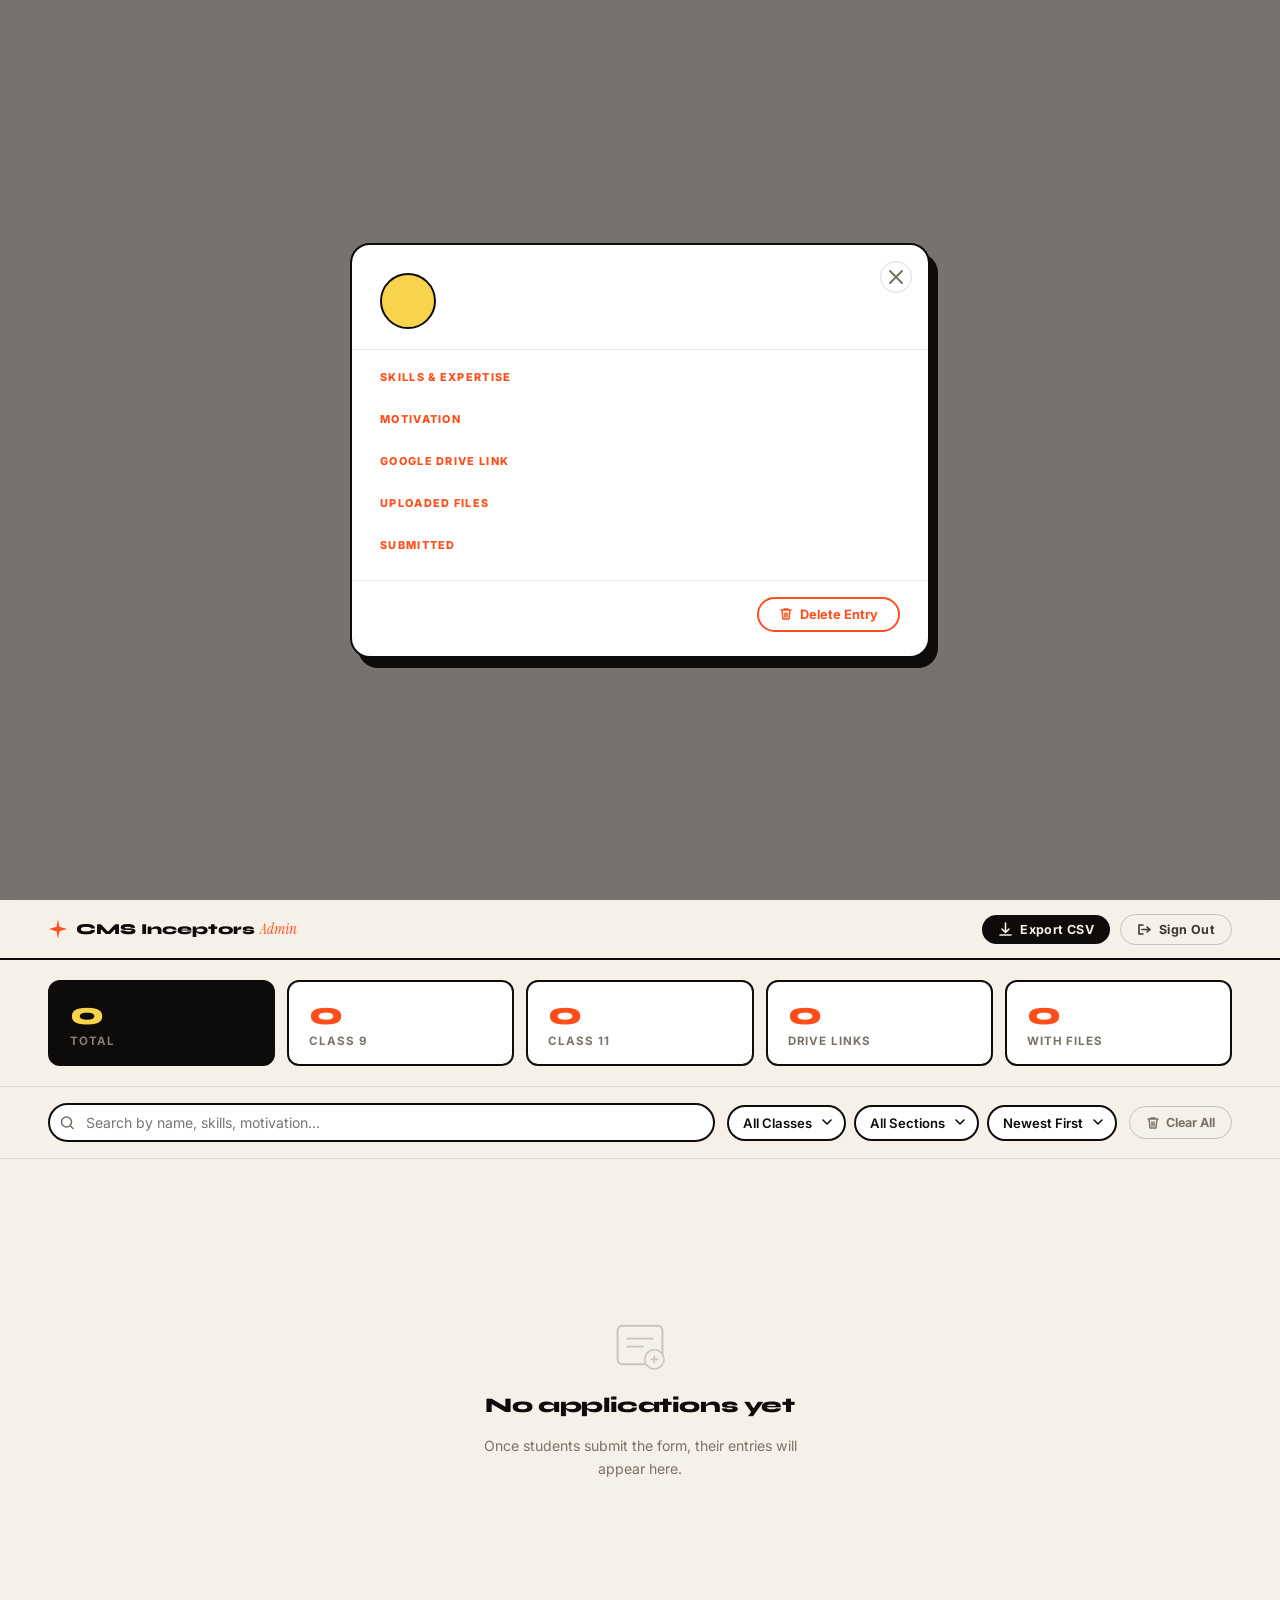
<file: admin.html>
<!DOCTYPE html>
<html lang="en">
<head>
  <meta charset="UTF-8" />
  <meta name="viewport" content="width=device-width, initial-scale=1.0" />
  <title>Admin — CMS Inceptors</title>
  <link rel="preconnect" href="https://fonts.googleapis.com" />
  <link rel="preconnect" href="https://fonts.gstatic.com" crossorigin />
  <link href="https://fonts.googleapis.com/css2?family=Syne:wght@700;800&family=Inter:wght@400;500;600;700&family=Instrument+Serif:ital@0;1&display=swap" rel="stylesheet" />
  <link rel="stylesheet" href="admin.css" />
</head>
<body>

<!-- ─── LOGIN SCREEN ─────────────────────────────────────────── -->
<div class="login-screen" id="login-screen">
  <div class="login-card">
    <div class="login-logo">
      <svg width="22" height="22" viewBox="0 0 22 22" aria-hidden="true">
        <path d="M11 0 L12.5 8.5 L21 11 L12.5 13.5 L11 22 L9.5 13.5 L1 11 L9.5 8.5 Z" fill="currentColor"/>
      </svg>
      <span>CMS Inceptors</span>
    </div>
    <h1>Admin Dashboard</h1>
    <p class="login-sub">Enter the password to access applications.</p>
    <form id="login-form" novalidate>
      <div class="login-field">
        <label for="admin-password">Password</label>
        <input type="password" id="admin-password" placeholder="Enter password" autocomplete="current-password" required />
        <span class="login-error" id="login-error" hidden>Incorrect password. Try again.</span>
      </div>
      <button type="submit" class="btn-primary">
        <span class="btn-text">Sign In</span>
      </button>
    </form>
  </div>
</div>

<!-- ─── DASHBOARD ────────────────────────────────────────────── -->
<div class="dashboard" id="dashboard" hidden>

  <!-- Topbar -->
  <header class="topbar">
    <div class="topbar-brand">
      <svg width="20" height="20" viewBox="0 0 22 22" aria-hidden="true">
        <path d="M11 0 L12.5 8.5 L21 11 L12.5 13.5 L11 22 L9.5 13.5 L1 11 L9.5 8.5 Z" fill="currentColor"/>
      </svg>
      <span>CMS Inceptors <em>Admin</em></span>
    </div>
    <div class="topbar-actions">
      <button class="btn-export" id="btn-export" title="Export all entries as CSV">
        <svg width="15" height="15" viewBox="0 0 15 15" fill="none"><path d="M7.5 1v9M4 7l3.5 3.5L11 7M2 13h11" stroke="currentColor" stroke-width="1.6" stroke-linecap="round" stroke-linejoin="round"/></svg>
        Export CSV
      </button>
      <button class="btn-logout" id="btn-logout" title="Sign out">
        <svg width="15" height="15" viewBox="0 0 15 15" fill="none"><path d="M5 7.5h8M10 5l3 2.5L10 10M6 3H2v9h4" stroke="currentColor" stroke-width="1.6" stroke-linecap="round" stroke-linejoin="round"/></svg>
        Sign Out
      </button>
    </div>
  </header>

  <!-- Stats bar -->
  <div class="stats-bar" id="stats-bar">
    <div class="stat-card" id="stat-total">
      <span class="stat-num" id="num-total">0</span>
      <span class="stat-label">Total</span>
    </div>
    <div class="stat-card" id="stat-9">
      <span class="stat-num" id="num-9">0</span>
      <span class="stat-label">Class 9</span>
    </div>
    <div class="stat-card" id="stat-11">
      <span class="stat-num" id="num-11">0</span>
      <span class="stat-label">Class 11</span>
    </div>
    <div class="stat-card" id="stat-drive">
      <span class="stat-num" id="num-drive">0</span>
      <span class="stat-label">Drive Links</span>
    </div>
    <div class="stat-card" id="stat-files">
      <span class="stat-num" id="num-files">0</span>
      <span class="stat-label">With Files</span>
    </div>
  </div>

  <!-- Toolbar: search + filters -->
  <div class="toolbar">
    <div class="search-wrap">
      <svg class="search-icon" width="15" height="15" viewBox="0 0 15 15" fill="none" aria-hidden="true">
        <circle cx="6.5" cy="6.5" r="5" stroke="currentColor" stroke-width="1.6"/>
        <path d="M10.5 10.5L13 13" stroke="currentColor" stroke-width="1.6" stroke-linecap="round"/>
      </svg>
      <input type="search" id="search-input" placeholder="Search by name, skills, motivation…" aria-label="Search entries" />
    </div>
    <div class="filter-group">
      <select id="filter-class" aria-label="Filter by class">
        <option value="">All Classes</option>
        <option value="9">Class 9</option>
        <option value="11">Class 11</option>
      </select>
      <select id="filter-section" aria-label="Filter by section">
        <option value="">All Sections</option>
        <option value="A">A</option>
        <option value="B">B</option>
        <option value="C">C</option>
        <option value="D">D</option>
        <option value="E">E</option>
        <option value="F">F</option>
      </select>
      <select id="filter-sort" aria-label="Sort entries">
        <option value="newest">Newest First</option>
        <option value="oldest">Oldest First</option>
        <option value="name">Name A–Z</option>
      </select>
    </div>
    <button class="btn-clear-all" id="btn-clear-all" title="Delete all entries">
      <svg width="14" height="14" viewBox="0 0 14 14" fill="none"><path d="M2 3h10M5 3V2h4v1M6 6v4M8 6v4M3 3l1 9h6l1-9" stroke="currentColor" stroke-width="1.5" stroke-linecap="round" stroke-linejoin="round"/></svg>
      Clear All
    </button>
  </div>

  <!-- Results count -->
  <div class="results-meta" id="results-meta"></div>

  <!-- Entry list -->
  <main class="entries-list" id="entries-list" aria-live="polite" aria-label="Application entries">
    <!-- populated by JS -->
  </main>

  <!-- Empty state -->
  <div class="empty-state" id="empty-state" hidden>
    <svg viewBox="0 0 80 80" fill="none" width="64" height="64" aria-hidden="true">
      <rect x="12" y="16" width="56" height="48" rx="6" stroke="currentColor" stroke-width="2.5"/>
      <path d="M24 32h32M24 42h20" stroke="currentColor" stroke-width="2" stroke-linecap="round"/>
      <circle cx="58" cy="58" r="12" fill="var(--paper)" stroke="currentColor" stroke-width="2"/>
      <path d="M54 58h8M58 54v8" stroke="currentColor" stroke-width="2" stroke-linecap="round"/>
    </svg>
    <h3 id="empty-title">No applications yet</h3>
    <p id="empty-sub">Once students submit the form, their entries will appear here.</p>
  </div>

</div>

<!-- ─── DETAIL MODAL ─────────────────────────────────────────── -->
<div class="modal-overlay" id="modal-overlay" hidden role="dialog" aria-modal="true" aria-labelledby="modal-name">
  <div class="modal">
    <button class="modal-close" id="modal-close" aria-label="Close">
      <svg width="18" height="18" viewBox="0 0 18 18" fill="none"><path d="M3 3l12 12M15 3L3 15" stroke="currentColor" stroke-width="2" stroke-linecap="round"/></svg>
    </button>

    <div class="modal-header">
      <div class="modal-avatar" id="modal-avatar" aria-hidden="true"></div>
      <div>
        <h2 class="modal-name" id="modal-name"></h2>
        <p class="modal-meta" id="modal-meta"></p>
      </div>
    </div>

    <div class="modal-body">
      <div class="modal-section">
        <h4>Skills &amp; Expertise</h4>
        <p id="modal-skills"></p>
      </div>
      <div class="modal-section">
        <h4>Motivation</h4>
        <p id="modal-motivation"></p>
      </div>
      <div class="modal-section" id="modal-drive-section">
        <h4>Google Drive Link</h4>
        <a id="modal-drive" href="#" target="_blank" rel="noopener noreferrer" class="modal-link"></a>
      </div>
      <div class="modal-section" id="modal-files-section">
        <h4>Uploaded Files</h4>
        <p id="modal-files" class="modal-files-list"></p>
      </div>
      <div class="modal-section">
        <h4>Submitted</h4>
        <p id="modal-timestamp" class="modal-timestamp"></p>
      </div>
    </div>

    <div class="modal-footer">
      <button class="btn-delete-entry" id="modal-delete" aria-label="Delete this entry">
        <svg width="14" height="14" viewBox="0 0 14 14" fill="none"><path d="M2 3h10M5 3V2h4v1M6 6v4M8 6v4M3 3l1 9h6l1-9" stroke="currentColor" stroke-width="1.5" stroke-linecap="round" stroke-linejoin="round"/></svg>
        Delete Entry
      </button>
    </div>
  </div>
</div>

<script src="admin.js"></script>
</body>
</html>
</file>
<file: styles.css>
/* ═══════════════════════════════════════════════════════════════
   CMS INCEPTORS — styles.css
   Awwwards-inspired: bold type, mixed media, bright palette,
   hand-drawn SVG accents, editorial grid breaks
═══════════════════════════════════════════════════════════════ */

/* ─── RESET ─────────────────────────────────────────────────── */
*, *::before, *::after { box-sizing: border-box; margin: 0; padding: 0; }
html { scroll-behavior: smooth; font-size: 16px; }
body {
  font-family: 'Inter', -apple-system, BlinkMacSystemFont, sans-serif;
  background: #f5f0e8;        /* warm off-white — editorial paper */
  color: #0e0c0a;
  overflow-x: hidden;
  -webkit-font-smoothing: antialiased;
  cursor: none;               /* custom cursor */
}
@media (hover: none) { body { cursor: auto; } }
::selection { background: #ff4e1a; color: #fff; }
a { color: inherit; text-decoration: none; }
button { font-family: inherit; cursor: none; border: none; background: none; }
img { display: block; max-width: 100%; }
::-webkit-scrollbar { width: 5px; }
::-webkit-scrollbar-track { background: #f5f0e8; }
::-webkit-scrollbar-thumb { background: #0e0c0a; border-radius: 3px; }

/* ─── DESIGN TOKENS ─────────────────────────────────────────── */
:root {
  --paper:    #f5f0e8;
  --ink:      #0e0c0a;
  --ink2:     #3a3630;
  --ink3:     #7a7268;

  --orange:   #ff4e1a;   /* primary accent — bold */
  --yellow:   #f7d44c;   /* secondary — editorial yellow */
  --green:    #2dbe6c;   /* tertiary */
  --blue:     #1a6fff;   /* CTA contrast */
  --pink:     #ff6b9d;   /* fun accent */

  --card-bg1: #fff8ee;
  --card-bg2: #fff3dc;
  --card-bg3: #e8f4ff;

  --nav-h:    64px;
  --max-w:    1160px;
  --gap:      clamp(72px, 9vw, 128px);
  --r:        16px;
  --r-lg:     28px;

  --ease:     cubic-bezier(0.25, 0.46, 0.45, 0.94);
  --ease-bounce: cubic-bezier(0.34, 1.56, 0.64, 1);
}

/* ─── UTILS ─────────────────────────────────────────────────── */
.container {
  width: 100%;
  max-width: var(--max-w);
  margin-inline: auto;
  padding-inline: clamp(20px, 5vw, 64px);
}
.section { padding-block: var(--gap); }

/* ─── REVEAL ─────────────────────────────────────────────────── */
.reveal {
  opacity: 0;
  transform: translateY(32px);
  transition: opacity 0.7s var(--ease), transform 0.7s var(--ease);
}
.reveal.visible { opacity: 1; transform: none; }

/* ─── CURSOR ─────────────────────────────────────────────────── */
.cursor {
  position: fixed;
  width: 10px; height: 10px;
  background: var(--orange);
  border-radius: 50%;
  pointer-events: none;
  z-index: 9999;
  transform: translate(-50%, -50%);
  transition: width 0.2s, height 0.2s, background 0.2s;
  mix-blend-mode: multiply;
}
.cursor-follower {
  position: fixed;
  width: 36px; height: 36px;
  border: 2px solid var(--ink);
  border-radius: 50%;
  pointer-events: none;
  z-index: 9998;
  transform: translate(-50%, -50%);
  transition: transform 0.15s var(--ease), width 0.3s, height 0.3s, opacity 0.3s;
  opacity: 0.5;
}
.cursor.hovered { width: 20px; height: 20px; background: var(--yellow); }
.cursor-follower.hovered { width: 56px; height: 56px; opacity: 0.25; border-color: var(--orange); }
@media (hover: none) { .cursor, .cursor-follower { display: none; } }

/* ─── NAVBAR ─────────────────────────────────────────────────── */
.navbar {
  position: fixed;
  top: 0; left: 0; right: 0;
  z-index: 100;
  height: var(--nav-h);
  transition: background 0.3s, border-color 0.3s;
}
.navbar.scrolled {
  background: rgba(245, 240, 232, 0.94);
  border-bottom: 1.5px solid var(--ink);
  backdrop-filter: blur(12px);
}
.nav-inner {
  display: flex;
  align-items: center;
  gap: 32px;
  height: var(--nav-h);
  max-width: var(--max-w);
  margin-inline: auto;
  padding-inline: clamp(20px, 5vw, 64px);
}
.nav-logo {
  display: flex; align-items: center; gap: 8px;
  font-family: 'Syne', sans-serif;
  font-weight: 800; font-size: 1rem;
  letter-spacing: -0.02em;
  flex-shrink: 0;
}
.logo-star { color: var(--orange); }
.nav-links {
  display: flex; align-items: center; gap: 28px;
  list-style: none; margin-left: auto;
}
.nav-links a {
  font-size: 0.82rem; font-weight: 600;
  letter-spacing: 0.04em; text-transform: uppercase;
  color: var(--ink2);
  transition: color 0.18s;
  position: relative;
}
.nav-links a::after {
  content: '';
  position: absolute; bottom: -3px; left: 0;
  width: 0; height: 2px;
  background: var(--orange);
  transition: width 0.2s var(--ease);
}
.nav-links a:hover { color: var(--ink); }
.nav-links a:hover::after { width: 100%; }
.nav-dashboard-link {
  color: var(--orange) !important;
  border: 1.5px solid rgba(255,78,26,0.3);
  border-radius: 999px;
  padding: 4px 12px;
}
.nav-dashboard-link::after { display: none !important; }
.nav-dashboard-link:hover { background: rgba(255,78,26,0.08); color: var(--orange) !important; }

.nav-cta {
  display: inline-flex; align-items: center; gap: 8px;
  padding: 9px 20px; border-radius: 999px;
  background: var(--ink); color: var(--paper);
  font-size: 0.8rem; font-weight: 700;
  letter-spacing: 0.04em;
  transition: background 0.2s, transform 0.2s;
  flex-shrink: 0;
}
.nav-cta:hover { background: var(--orange); transform: translateY(-1px); }

.hamburger {
  display: none; flex-direction: column; gap: 6px;
  width: 28px; margin-left: auto; padding: 4px;
}
.hamburger span {
  display: block; height: 2px; width: 100%;
  background: var(--ink); border-radius: 2px;
  transition: transform 0.2s, opacity 0.2s, width 0.2s;
}
.hamburger span:last-child { width: 60%; }
.hamburger.open span:nth-child(1) { transform: translateY(8px) rotate(45deg); }
.hamburger.open span:nth-child(2) { transform: translateY(-8px) rotate(-45deg); width: 100%; }

.mobile-menu {
  display: none; flex-direction: column;
  padding: 16px clamp(20px,5vw,64px) 24px;
  background: rgba(245,240,232,0.98);
  border-bottom: 1.5px solid var(--ink);
  backdrop-filter: blur(12px);
}
.mobile-menu a {
  padding: 13px 0; font-size: 1rem; font-weight: 600;
  color: var(--ink2); border-bottom: 1px solid rgba(0,0,0,0.08);
  transition: color 0.15s;
}
.mobile-menu a:hover { color: var(--orange); }
.mobile-cta {
  margin-top: 14px; display: inline-block; width: fit-content;
  padding: 11px 26px; border-radius: 999px;
  background: var(--ink) !important; color: var(--paper) !important;
  border-bottom: none !important; font-weight: 700;
}

@media (max-width: 768px) {
  .nav-links, .nav-cta { display: none; }
  .hamburger { display: flex; }
  .mobile-menu.open { display: flex; }
}

/* ─── BUTTONS ─────────────────────────────────────────────────── */
.btn-primary {
  display: inline-flex; align-items: center; gap: 10px;
  padding: 14px 28px; border-radius: 999px;
  background: var(--ink); color: var(--paper);
  font-size: 0.9rem; font-weight: 700; letter-spacing: 0.03em;
  transition: background 0.2s, transform 0.2s, box-shadow 0.2s;
  position: relative; overflow: hidden;
}
.btn-primary::before {
  content: '';
  position: absolute; inset: 0;
  background: linear-gradient(120deg, transparent 40%, rgba(255,255,255,0.1) 50%, transparent 60%);
  transform: translateX(-100%); transition: transform 0.5s;
}
.btn-primary:hover::before { transform: translateX(100%); }
.btn-primary:hover {
  background: var(--orange);
  transform: translateY(-2px);
  box-shadow: 0 8px 28px rgba(255,78,26,0.35);
}
.btn-primary--large { padding: 17px 36px; font-size: 1rem; }

.btn-ghost {
  display: inline-flex; align-items: center; gap: 8px;
  padding: 14px 28px; border-radius: 999px;
  background: transparent; color: var(--ink);
  font-size: 0.9rem; font-weight: 600;
  border: 2px solid var(--ink);
  transition: background 0.2s, color 0.2s, transform 0.2s;
}
.btn-ghost:hover {
  background: var(--ink); color: var(--paper);
  transform: translateY(-1px);
}

/* ─── HERO ───────────────────────────────────────────────────── */
.hero {
  position: relative;
  min-height: 100svh;
  background: var(--paper);
  display: flex;
  flex-direction: column;
  align-items: center;
  justify-content: center;
  padding-top: var(--nav-h);
  /* push content up so the ticker band never overlaps the CTA buttons */
  padding-bottom: 80px;
  overflow: hidden;
  border-bottom: 2px solid var(--ink);
}

/* noise texture */
.hero-noise {
  position: absolute; inset: 0;
  opacity: 0.04;
  background-image: url("data:image/svg+xml,%3Csvg viewBox='0 0 256 256' xmlns='http://www.w3.org/2000/svg'%3E%3Cfilter id='n'%3E%3CfeTurbulence type='fractalNoise' baseFrequency='0.9' numOctaves='4' stitchTiles='stitch'/%3E%3C/filter%3E%3Crect width='100%25' height='100%25' filter='url(%23n)'/%3E%3C/svg%3E");
  pointer-events: none;
}

/* giant deco letters */
.hero-deco-letters {
  position: absolute;
  top: 50%; left: 50%;
  transform: translate(-50%, -50%);
  display: flex; gap: clamp(4px, 2vw, 24px);
  user-select: none; pointer-events: none;
  z-index: 0;
}
.deco-l {
  font-family: 'Syne', sans-serif;
  font-size: clamp(180px, 28vw, 360px);
  font-weight: 800;
  line-height: 0.85;
  letter-spacing: -0.06em;
  color: transparent;
  -webkit-text-stroke: 1.5px rgba(14,12,10,0.06);
}

/* scribble SVGs */
.scribble { position: absolute; pointer-events: none; }
.scribble-underline {
  width: clamp(220px, 30vw, 380px);
  color: var(--orange);
  bottom: 38%; left: 50%;
  transform: translateX(-45%);
  z-index: 3;
}
.scribble-circle {
  width: clamp(80px, 10vw, 130px);
  color: var(--yellow);
  top: 14%; right: 10%;
  animation: spin-slow 14s linear infinite;
  z-index: 2;
}
.scribble-arrow {
  width: clamp(60px, 7vw, 90px);
  color: var(--green);
  bottom: 22%; right: 8%;
  transform: scaleX(-1);
  z-index: 2;
}
.scribble-star-deco {
  width: clamp(40px, 5vw, 60px);
  color: var(--pink);
  top: 18%; left: 7%;
  animation: pulse-star 3s ease-in-out infinite;
  z-index: 2;
}
@keyframes spin-slow { to { transform: rotate(360deg); } }
@keyframes pulse-star {
  0%,100% { transform: scale(1) rotate(0deg); }
  50%      { transform: scale(1.15) rotate(20deg); }
}

/* hero content */
.hero-content {
  position: relative; z-index: 3;
  text-align: center;
  padding-inline: clamp(20px, 5vw, 60px);
  max-width: 920px;
  margin-top: clamp(20px, 4vh, 60px);
}

.hero-badge {
  display: inline-flex; align-items: center; gap: 10px;
  font-size: 0.7rem; font-weight: 700;
  letter-spacing: 0.12em; text-transform: uppercase;
  color: var(--ink2);
  border: 1.5px solid var(--ink);
  border-radius: 999px; padding: 6px 16px;
  margin-bottom: 28px;
  background: rgba(255,255,255,0.6);
  backdrop-filter: blur(8px);
}
.pulse-ring {
  width: 8px; height: 8px; border-radius: 50%;
  background: var(--orange);
  animation: pulse-ring 2s ease-in-out infinite;
}
@keyframes pulse-ring {
  0%,100% { box-shadow: 0 0 0 0 rgba(255,78,26,0.4); }
  50%      { box-shadow: 0 0 0 6px rgba(255,78,26,0); }
}

/* headline — big chunky editorial */
.hero-headline {
  font-family: 'Syne', sans-serif;
  font-size: clamp(3rem, 8vw, 7.5rem);
  font-weight: 800;
  line-height: 0.95;
  letter-spacing: -0.04em;
  color: var(--ink);
  margin-bottom: 28px;
  text-align: left;
}
.line-wrap {
  display: block;
  overflow: hidden;
  padding-bottom: 0.05em;
}
.line-inner { display: block; }
.accent-line { position: relative; color: var(--orange); }
.italic-line { font-family: 'Instrument Serif', serif; font-style: italic; }
.dim-line { color: var(--ink3); }

.inline-scribble {
  position: absolute;
  bottom: -0.08em; left: 0;
  width: 100%; height: 0.25em;
  color: var(--orange);
  overflow: visible;
}

.hero-sub {
  font-size: clamp(0.95rem, 1.8vw, 1.15rem);
  color: var(--ink2);
  max-width: 560px;
  line-height: 1.7;
  margin-bottom: 36px;
}
.hero-actions {
  display: flex; align-items: center; gap: 14px;
  flex-wrap: wrap;
}

/* ticker */
.ticker-wrap {
  position: absolute; bottom: 0; left: 0; right: 0;
  overflow: hidden; padding-block: 14px;
  border-top: 2px solid var(--ink);
  background: var(--yellow);
  z-index: 3;
  /* ensure it sits flush at the very bottom edge, never in the flow */
  height: 52px;
  display: flex;
  align-items: center;
}
.ticker-track {
  display: flex; align-items: center; gap: 32px;
  width: max-content;
  animation: ticker-run 28s linear infinite;
  font-family: 'Syne', sans-serif;
  font-size: 0.82rem; font-weight: 700;
  letter-spacing: 0.08em; text-transform: uppercase;
  color: var(--ink);
  white-space: nowrap;
}
.tick-sep { color: var(--orange); font-size: 0.7rem; }
@keyframes ticker-run { from { transform: translateX(0); } to { transform: translateX(-50%); } }

@media (max-width: 600px) {
  .hero-headline { font-size: clamp(2.6rem, 10vw, 3.6rem); }
  .deco-l { -webkit-text-stroke-width: 1px; }
}

/* ─── SECTION LABELS ─────────────────────────────────────────── */
.split-label {
  display: flex; align-items: center; gap: 14px;
  margin-bottom: 20px;
}
.label-tag {
  font-size: 0.7rem; font-weight: 700;
  letter-spacing: 0.14em; text-transform: uppercase;
  color: var(--orange);
  border: 1.5px solid var(--orange);
  border-radius: 999px; padding: 4px 14px;
  flex-shrink: 0;
}
.label-line {
  flex: 1; height: 1.5px;
  background: linear-gradient(to right, var(--orange), transparent);
}

/* big statement heading */
.big-statement {
  font-family: 'Syne', sans-serif;
  font-size: clamp(2rem, 4.5vw, 3.8rem);
  font-weight: 800;
  line-height: 1.08;
  letter-spacing: -0.03em;
  color: var(--ink);
  margin-bottom: 48px;
  position: relative;
  display: inline-block;
}
.big-statement em {
  font-family: 'Instrument Serif', serif;
  font-style: italic;
  color: var(--orange);
}
.statement-scribble {
  position: absolute;
  bottom: -8px; left: 0;
  width: 55%; height: 14px;
  color: var(--orange); overflow: visible;
  pointer-events: none;
}

/* ─── ABOUT COMBINED — triple cards ─────────────────────────── */
.about-combined { background: var(--paper); }
.triple-cards {
  display: grid;
  grid-template-columns: repeat(3, 1fr);
  gap: 20px;
}

.tcard {
  border-radius: var(--r-lg);
  border: 2px solid var(--ink);
  padding: 30px 26px;
  position: relative;
  overflow: hidden;
  transition: transform 0.25s var(--ease-bounce), box-shadow 0.25s var(--ease);
  cursor: default;
}
.tcard--who  { background: var(--card-bg1); }
.tcard--what { background: var(--yellow); }
.tcard--why  { background: var(--card-bg3); }

.tcard:hover {
  transform: translateY(-6px) rotate(-0.4deg);
  box-shadow: 6px 8px 0 var(--ink);
}
.tcard--what:hover { box-shadow: 6px 8px 0 var(--ink); }

.tcard-top {
  display: flex; align-items: flex-start;
  justify-content: space-between;
  margin-bottom: 20px;
}
.tcard-num {
  font-family: 'Syne', sans-serif;
  font-size: 0.7rem; font-weight: 800;
  letter-spacing: 0.12em; color: var(--ink3);
  border: 1.5px solid var(--ink3);
  border-radius: 999px; padding: 2px 10px;
}
.tcard-icon-wrap { flex-shrink: 0; }
.tcard-illo {
  width: clamp(56px, 7vw, 80px);
  height: clamp(56px, 7vw, 80px);
  color: var(--ink);
}

.tcard-title {
  font-family: 'Syne', sans-serif;
  font-size: clamp(1.15rem, 2vw, 1.55rem);
  font-weight: 800; letter-spacing: -0.02em;
  color: var(--ink); margin-bottom: 12px;
}
.tcard-body {
  font-size: 0.9rem; color: var(--ink2); line-height: 1.7;
}
.tcard-body strong { font-weight: 700; color: var(--ink); }

.tcard-list {
  list-style: none; display: flex; flex-direction: column; gap: 8px;
}
.tcard-list li {
  font-size: 0.9rem; font-weight: 500; color: var(--ink);
  display: flex; align-items: center; gap: 8px;
}
.dot-accent { color: var(--orange); font-size: 0.65rem; flex-shrink: 0; }

.tcard-foot { margin-top: 20px; }
.tcard-tag {
  font-size: 0.72rem; font-weight: 600;
  color: var(--ink3); letter-spacing: 0.04em;
  border-top: 1.5px solid rgba(0,0,0,0.12);
  padding-top: 12px; display: block;
}

@media (max-width: 900px) {
  .triple-cards { grid-template-columns: 1fr 1fr; }
  .tcard--why { grid-column: span 2; }
}
@media (max-width: 560px) {
  .triple-cards { grid-template-columns: 1fr; }
  .tcard--why { grid-column: span 1; }
}

/* ─── SKILLS BAND (dual marquee) ─────────────────────────────── */
.skills-band {
  background: var(--ink);
  padding-block: 48px;
  overflow: hidden;
  border-top: 2px solid var(--ink);
  border-bottom: 2px solid var(--ink);
}
.skills-label {
  font-family: 'Syne', sans-serif;
  font-size: 0.7rem; font-weight: 800;
  letter-spacing: 0.14em; text-transform: uppercase;
  color: var(--yellow);
  text-align: center;
  margin-bottom: 24px;
}
.marquee-outer { display: flex; flex-direction: column; gap: 14px; }
.marquee-track {
  display: flex; gap: 36px;
  width: max-content; white-space: nowrap;
  font-size: 0.88rem; font-weight: 600;
  letter-spacing: 0.04em; color: var(--paper);
}
.marquee-track span {
  display: inline-flex; align-items: center; gap: 6px;
  padding: 8px 20px; border-radius: 999px;
  border: 1.5px solid rgba(255,255,255,0.15);
  transition: background 0.2s, border-color 0.2s;
}
.marquee-track span:hover {
  background: var(--orange); border-color: var(--orange); color: #fff;
}
.marquee-forward  { animation: scroll-fwd 32s linear infinite; }
.marquee-backward { animation: scroll-bwd 28s linear infinite; }
@keyframes scroll-fwd { from { transform: translateX(0); } to { transform: translateX(-50%); } }
@keyframes scroll-bwd { from { transform: translateX(-50%); } to { transform: translateX(0); } }

/* ═══════════════════════════════════════════════════════════════
   3D FAN CAROUSEL — OUR WORK  (weichie.com style)
   Cards start stacked center, fan out into a curved 3D arc
   as the user scrolls through the pinned section.
═══════════════════════════════════════════════════════════════ */

.work-section {
  background: var(--paper);
  position: relative;
}

/* Sticky header above the pinned area */
.work-sticky-header {
  padding: clamp(56px,8vw,100px) 0 32px;
  background: var(--paper);
  border-bottom: 2px solid var(--ink);
  position: relative;
  z-index: 5;
}
.work-header-inner {
  display: flex; align-items: flex-end;
  justify-content: space-between; gap: 24px; flex-wrap: wrap;
}
.work-view-all {
  display: inline-flex; align-items: center; gap: 8px;
  font-size: 0.82rem; font-weight: 700;
  letter-spacing: 0.04em; text-transform: uppercase;
  color: var(--ink); border-bottom: 2px solid var(--orange);
  padding-bottom: 2px; flex-shrink: 0; white-space: nowrap;
  transition: color 0.2s;
}
.work-view-all:hover { color: var(--orange); }

/* ── Scroll driver — tall enough for full animation travel ─── */
.fan-scroll-driver {
  position: relative;
  /* 400vh gives plenty of scroll travel for 5 cards */
  height: 400vh;
}

/* ── Sticky viewport ─────────────────────────────────────────── */
.fan-sticky {
  position: sticky;
  top: 0;
  height: 100vh;
  display: flex;
  flex-direction: column;
  align-items: center;
  justify-content: center;
  overflow: hidden;
  background: var(--paper);
  border-bottom: 2px solid var(--ink);
}

/* ── Progress bar ─────────────────────────────────────────────── */
.fan-progress-bar {
  position: absolute;
  bottom: 0; left: 0; right: 0;
  height: 3px;
  background: rgba(14,12,10,0.08);
  z-index: 10;
}
.fan-progress-fill {
  height: 100%;
  background: var(--orange);
  width: 0%;
  transition: width 0.05s linear;
}

/* ── 3D stage — perspective container ────────────────────────── */
.fan-stage {
  position: relative;
  width: 100%;
  height: 80vh;
  max-height: 680px;
  display: flex;
  align-items: center;
  justify-content: center;
  perspective: 1200px;
  perspective-origin: 50% 46%;
  transform-style: preserve-3d;
}

/* ── Individual fan card ──────────────────────────────────────── */
.fan-card {
  position: absolute;
  width: clamp(200px, 22vw, 280px);
  display: flex;
  flex-direction: column;
  gap: 14px;
  text-decoration: none;
  transform-style: preserve-3d;
  will-change: transform;
  /* JS drives transform via inline style */
  transition: box-shadow 0.3s var(--ease);
}
.fan-card--ghost { cursor: default; }

/* Card face */
.fan-card-face {
  border-radius: 20px;
  border: 2px solid var(--ink);
  overflow: hidden;
  aspect-ratio: 3/4;
  position: relative;
  box-shadow: 0 20px 60px rgba(0,0,0,0.12);
  transition: box-shadow 0.35s var(--ease), border-color 0.25s;
}
.fan-card:not(.fan-card--ghost):hover .fan-card-face {
  box-shadow: 0 32px 80px rgba(0,0,0,0.22), inset 0 0 0 2px var(--orange);
  border-color: var(--orange);
}
.fan-card--center .fan-card-face {
  box-shadow: 0 28px 80px rgba(0,0,0,0.18);
}

/* Face color themes */
.fan-face--1 { background: #fff8ee; }
.fan-face--2 { background: #e8f6ff; }
.fan-face--3 { background: #fff3dc; }
.fan-face--4 { background: #eefff2; }
.fan-face--5 { background: #ffeef6; }

/* Card image area */
.fan-card-img {
  width: 100%; height: 100%;
  display: flex; flex-direction: column;
  align-items: center; justify-content: center;
  padding: 16px; gap: 10px; position: relative;
}
.fan-card-img svg {
  width: 78%; max-width: 200px;
  color: var(--ink);
  flex-shrink: 0;
}
.fan-card-placeholder-text {
  font-size: 0.65rem; font-weight: 700;
  letter-spacing: 0.1em; text-transform: uppercase;
  color: var(--ink3); text-align: center;
  position: absolute; bottom: 14px; left: 0; right: 0;
}

/* Real image support: drop an <img> inside .fan-card-img and
   it'll cover the face. The SVG will be hidden automatically. */
.fan-card-img img {
  position: absolute; inset: 0;
  width: 100%; height: 100%;
  object-fit: cover; border-radius: 18px;
}
.fan-card-img:has(img) svg,
.fan-card-img:has(img) .fan-card-placeholder-text { display: none; }

/* Card label — hidden until JS reveals them at full fan-out */
.fan-card-label {
  display: flex; flex-direction: column; gap: 2px;
  padding-inline: 4px;
  opacity: 0;
  transform: translateY(8px);
  transition: opacity 0.4s ease, transform 0.4s ease;
  pointer-events: none;
}
  opacity: 1;
  transform: none;
}

.fan-tag {
  font-size: 0.62rem; font-weight: 800;
  letter-spacing: 0.12em; text-transform: uppercase;
  color: var(--orange);
}
.fan-title {
  font-family: 'Syne', sans-serif;
  font-size: 0.95rem; font-weight: 800;
  color: var(--ink); letter-spacing: -0.02em;
  display: block;
}
.fan-hint {
  font-size: 0.72rem; font-weight: 600;
  color: var(--ink3);
  transition: color 0.18s;
}
.fan-card:not(.fan-card--ghost):hover .fan-hint { color: var(--orange); }

/* ── Dot navigation ───────────────────────────────────────────── */
.fan-dots {
  position: absolute;
  bottom: 28px; left: 50%;
  transform: translateX(-50%);
  display: flex; gap: 8px;
  z-index: 10;
}
.fan-dot {
  width: 8px; height: 8px; border-radius: 50%;
  background: rgba(14,12,10,0.18);
  border: none; cursor: pointer; padding: 0;
  transition: background 0.25s, transform 0.25s var(--ease-bounce), width 0.25s;
}
.fan-dot.fan-dot--active,
.fan-dot[aria-selected="true"] {
  background: var(--orange);
  width: 24px; border-radius: 4px;
  transform: none;
}

/* ── Scroll hint ─────────────────────────────────────────────── */
.fan-scroll-hint {
  position: absolute;
  right: clamp(20px, 4vw, 52px);
  bottom: 32px;
  display: flex; flex-direction: column;
  align-items: center; gap: 8px;
  font-size: 0.65rem; font-weight: 700;
  letter-spacing: 0.12em; text-transform: uppercase;
  color: var(--ink3);
  transition: opacity 0.4s;
}
.fan-scroll-hint.hidden { opacity: 0; pointer-events: none; }
.fan-scroll-line {
  width: 1.5px; height: 36px;
  background: linear-gradient(to bottom, transparent, var(--orange));
  animation: scroll-line-anim 1.8s ease-in-out infinite;
}
@keyframes scroll-line-anim {
  0%   { transform: scaleY(0); transform-origin: top; }
  50%  { transform: scaleY(1); transform-origin: top; }
  51%  { transform: scaleY(1); transform-origin: bottom; }
  100% { transform: scaleY(0); transform-origin: bottom; }
}

/* ═══════════════════════════════════════════════════════════════
   MOBILE HORIZONTAL SLIDER  (≤ 768px)
   The 3D fan is replaced with a clean snap-scroll card slider.
   Desktop 3D animation is completely untouched above this block.
═══════════════════════════════════════════════════════════════ */
@media (max-width: 768px) {

  /* Collapse the tall scroll-driver — no sticky pinning needed */
  .fan-scroll-driver {
    height: auto !important;
  }

  /* Un-sticky the viewport */
  .fan-sticky {
    position: relative !important;
    height: auto !important;
    padding-block: 28px 56px;
    overflow: visible;
  }

  /* Hide desktop-only chrome */
  .fan-progress-bar,
  .fan-scroll-hint { display: none !important; }

  /* ── Slider track ─────────────────────────────────────────── */
  .fan-stage {
    /* reset all 3D */
    perspective: none !important;
    transform-style: flat !important;
    height: auto !important;
    max-height: none !important;
    /* horizontal scroll */
    display: flex !important;
    flex-direction: row !important;
    align-items: stretch !important;
    justify-content: flex-start !important;
    overflow-x: auto !important;
    overflow-y: hidden !important;
    scroll-snap-type: x mandatory !important;
    -webkit-overflow-scrolling: touch;
    gap: 16px;
    padding: 12px clamp(20px, 6vw, 40px) 20px;
    scrollbar-width: none;
    cursor: grab;
  }
  .fan-stage::-webkit-scrollbar { display: none; }
  .fan-stage.is-dragging { cursor: grabbing; }

  /* ── Individual card ──────────────────────────────────────── */
  .fan-card {
    /* override all JS-driven inline transforms */
    transform: none !important;
    position: relative !important;
    flex-shrink: 0 !important;
    width: 220px !important;
    scroll-snap-align: center;
    z-index: 1 !important;
    transition: box-shadow 0.25s ease !important;
  }
  .fan-card:active { cursor: grabbing; }

  /* Card face — slightly smaller on mobile */
  .fan-card-face {
    border-radius: 16px;
    box-shadow: 0 8px 28px rgba(0,0,0,0.1) !important;
  }
  .fan-card:hover .fan-card-face {
    box-shadow: 0 12px 36px rgba(0,0,0,0.15) !important;
  }

  /* Labels — hidden by default on mobile, JS reveals active one */
  .fan-card-label {
    opacity: 0 !important;
    transform: translateY(6px) !important;
    transition: opacity 0.3s ease, transform 0.3s ease !important;
    pointer-events: none;
  }
  /* JS sets inline opacity/transform on the active card's label */

  /* Dot nav repositioned below the slider */
  .fan-dots {
    position: relative !important;
    bottom: auto !important;
    left: auto !important;
    transform: none !important;
    display: flex;
    justify-content: center;
    margin-top: 16px;
    gap: 8px;
  }
}

@media (max-width: 400px) {
  .fan-card { width: 190px !important; }
}


.drag-hint {
  display: flex; align-items: center; gap: 8px;
  font-size: 0.72rem; font-weight: 600;
  letter-spacing: 0.08em; text-transform: uppercase;
  color: var(--ink3); margin-top: 12px;
}

/* ─── WHY JOIN — REASONS GRID ────────────────────────────────── */
.why-join { background: var(--ink); color: var(--paper); }
.why-join .split-label .label-tag { color: var(--orange); border-color: var(--orange); }
.why-join .label-line { background: linear-gradient(to right, var(--orange), transparent); }
.why-join .big-statement { color: var(--paper); }
.why-join .big-statement em { color: var(--orange); }

.reasons-grid {
  display: grid;
  grid-template-columns: repeat(3, 1fr);
  gap: 2px;
  border: 2px solid rgba(255,255,255,0.08);
  border-radius: var(--r-lg);
  overflow: hidden;
}
.reason-card {
  padding: 32px 24px;
  background: rgba(255,255,255,0.03);
  border: 1px solid rgba(255,255,255,0.06);
  transition: background 0.25s, transform 0.25s var(--ease-bounce);
  cursor: default;
}
.reason-card:hover {
  background: rgba(255,255,255,0.08);
  transform: scale(1.01);
}
.reason-num {
  font-size: 0.68rem; font-weight: 800;
  letter-spacing: 0.12em; color: var(--orange);
  margin-bottom: 14px;
}
.reason-illo {
  width: 48px; height: 48px;
  color: var(--orange);
  margin-bottom: 16px;
  opacity: 0.85;
}
.reason-card h3 {
  font-family: 'Syne', sans-serif;
  font-size: 1rem; font-weight: 800;
  color: var(--paper); margin-bottom: 8px;
}
.reason-card p {
  font-size: 0.85rem; color: rgba(245,240,232,0.55); line-height: 1.65;
}

@media (max-width: 900px) { .reasons-grid { grid-template-columns: repeat(2, 1fr); } }
@media (max-width: 540px) { .reasons-grid { grid-template-columns: 1fr; } }

/* ─── FAQ ─────────────────────────────────────────────────────── */
.faq { background: var(--paper); }
.faq-container { max-width: 720px; }
.faq-list { display: flex; flex-direction: column; border-top: 2px solid var(--ink); }
.faq-item { border-bottom: 2px solid var(--ink); }
.faq-q {
  width: 100%; text-align: left;
  display: flex; align-items: center; justify-content: space-between; gap: 16px;
  padding: 20px 0;
  font-family: 'Syne', sans-serif;
  font-size: 1rem; font-weight: 700;
  color: var(--ink); cursor: pointer;
  background: none;
  transition: color 0.18s;
}
.faq-q:hover { color: var(--orange); }
.faq-q[aria-expanded="true"] { color: var(--orange); }
.faq-plus {
  font-size: 1.5rem; line-height: 1;
  color: var(--orange); flex-shrink: 0;
  transition: transform 0.25s var(--ease-bounce);
}
.faq-q[aria-expanded="true"] .faq-plus { transform: rotate(45deg); }
.faq-a {
  padding: 0 0 18px;
  font-size: 0.92rem; color: var(--ink2); line-height: 1.75;
  animation: faq-in 0.2s ease;
}
.faq-a strong { color: var(--ink); font-weight: 700; }
@keyframes faq-in { from { opacity:0; transform: translateY(-6px); } to { opacity:1; transform:none; } }

/* ─── CTA STRIP ───────────────────────────────────────────────── */
.cta-strip {
  background: var(--orange);
  border-top: 2px solid var(--ink);
  border-bottom: 2px solid var(--ink);
  padding-block: clamp(48px, 7vw, 100px);
}
.cta-strip-inner {
  max-width: var(--max-w);
  margin-inline: auto;
  padding-inline: clamp(20px, 5vw, 64px);
  display: flex; align-items: center;
  justify-content: space-between;
  gap: clamp(24px, 4vw, 60px);
  flex-wrap: wrap;
  position: relative;
}
.cta-strip-text { flex: 1; }
.cta-strip-text h2 {
  font-family: 'Syne', sans-serif;
  font-size: clamp(2rem, 4vw, 3.2rem);
  font-weight: 800; letter-spacing: -0.03em;
  line-height: 1.1; color: var(--paper);
  margin-bottom: 12px;
}
.cta-strip-text h2 em {
  font-family: 'Instrument Serif', serif;
  font-style: italic;
  color: var(--ink);
}
.cta-strip-text p {
  font-size: 1rem; color: rgba(245,240,232,0.85); line-height: 1.6;
}
.cta-strip-text p strong { color: var(--ink); }
.cta-strip .btn-primary {
  background: var(--ink); color: var(--paper);
  flex-shrink: 0; white-space: nowrap;
}
.cta-strip .btn-primary:hover { background: var(--paper); color: var(--ink); }

.cta-scribble-left, .cta-scribble-right {
  width: 80px; color: rgba(245,240,232,0.4); flex-shrink: 0;
}
@media (max-width: 700px) {
  .cta-scribble-left, .cta-scribble-right { display: none; }
}

/* ─── APPLY FORM ──────────────────────────────────────────────── */
.apply { background: var(--paper); }
.apply-container { max-width: 720px; }

.apply-form {
  background: #fff;
  border: 2px solid var(--ink);
  border-radius: var(--r-lg);
  padding: clamp(28px, 4vw, 52px);
  display: flex; flex-direction: column; gap: 28px;
  box-shadow: 5px 6px 0 var(--ink);
}

/* ── Google Form embed ───────────────────────────────────────── */
.google-form-wrap {
  background: #fff;
  border: 2px solid var(--ink);
  border-radius: var(--r-lg);
  box-shadow: 5px 6px 0 var(--ink);
  overflow: hidden;
}
.google-form-wrap iframe {
  display: block;
  width: 100%;
  min-height: 800px;
  border: none;
}

.form-group { display: flex; flex-direction: column; gap: 8px; }
.form-row-2 {
  display: grid; grid-template-columns: 1fr 1fr; gap: 20px;
}

label {
  font-size: 0.85rem; font-weight: 700;
  color: var(--ink); letter-spacing: 0.01em;
  display: flex; align-items: center; gap: 6px;
}
.req { color: var(--orange); }
.optional-tag {
  font-weight: 400; font-size: 0.75rem; color: var(--ink3);
}
.field-hint { font-size: 0.78rem; color: var(--ink3); line-height: 1.5; }
.field-error { font-size: 0.75rem; color: var(--orange); min-height: 18px; }

input[type="text"], input[type="url"], select, textarea {
  width: 100%;
  background: #faf9f6;
  border: 2px solid var(--ink);
  border-radius: var(--r-sm, 8px);
  padding: 12px 16px;
  font-family: 'Inter', sans-serif;
  font-size: 0.92rem; color: var(--ink);
  transition: border-color 0.18s, box-shadow 0.18s;
  outline: none; appearance: none;
}
input::placeholder, textarea::placeholder { color: var(--ink3); }
input:focus, select:focus, textarea:focus {
  border-color: var(--orange);
  box-shadow: 3px 3px 0 var(--orange);
}
input.invalid, select.invalid, textarea.invalid {
  border-color: var(--orange);
  background: #fff5f3;
}
select {
  background-image: url("data:image/svg+xml,%3Csvg xmlns='http://www.w3.org/2000/svg' width='12' height='8' viewBox='0 0 12 8'%3E%3Cpath d='M1 1l5 5 5-5' stroke='%230e0c0a' stroke-width='1.8' stroke-linecap='round' stroke-linejoin='round' fill='none'/%3E%3C/svg%3E");
  background-repeat: no-repeat; background-position: right 14px center;
  padding-right: 40px; cursor: pointer;
}
select option { background: #fff; color: var(--ink); }
textarea { resize: vertical; min-height: 110px; }

/* note box */
.field-note-box {
  display: flex; align-items: flex-start; gap: 10px;
  background: #fff8e6; border: 2px solid var(--yellow);
  border-radius: var(--r-sm, 8px);
  padding: 12px 14px;
  font-size: 0.82rem; color: var(--ink2); line-height: 1.6;
}
.field-note-box svg { flex-shrink: 0; margin-top: 2px; color: var(--ink); }
.field-note-box strong { color: var(--ink); font-weight: 700; }

/* file upload */
.file-upload-area {
  border: 2px dashed var(--ink);
  border-radius: var(--r-sm, 8px);
  padding: 28px 20px;
  display: flex; flex-direction: column;
  align-items: center; gap: 8px; text-align: center;
  cursor: pointer; position: relative; overflow: hidden;
  background: #faf9f6;
  transition: border-color 0.18s, background 0.18s;
}
.file-upload-area:hover, .file-upload-area.drag-over {
  border-color: var(--orange); background: #fff8f5;
}
.file-upload-area input[type="file"] {
  position: absolute; inset: 0; opacity: 0;
  cursor: pointer; width: 100%; height: 100%;
  padding: 0; border: none; background: none; box-shadow: none;
}
.file-upload-icon { color: var(--ink); }
.file-upload-area strong { font-size: 0.88rem; font-weight: 700; color: var(--ink); }
.file-upload-area span { font-size: 0.75rem; color: var(--ink3); }

.file-list { display: flex; flex-direction: column; gap: 6px; margin-top: 4px; }
.file-item {
  display: flex; align-items: center; justify-content: space-between; gap: 10px;
  padding: 8px 12px;
  background: #faf9f6; border: 1.5px solid rgba(0,0,0,0.1);
  border-radius: 6px; font-size: 0.8rem; color: var(--ink2);
}
.file-item-name { overflow: hidden; text-overflow: ellipsis; white-space: nowrap; flex: 1; }
.file-item-remove {
  color: var(--ink3); cursor: pointer; padding: 2px 5px;
  border-radius: 4px; transition: color 0.15s, background 0.15s;
}
.file-item-remove:hover { color: var(--orange); background: rgba(255,78,26,0.08); }

.form-submit {
  display: flex; flex-direction: column; align-items: center; gap: 12px;
  padding-top: 8px;
}
.btn-loader {
  display: none; width: 18px; height: 18px;
  border: 2px solid rgba(245,240,232,0.3); border-top-color: var(--paper);
  border-radius: 50%; animation: spin 0.7s linear infinite;
}
@keyframes spin { to { transform: rotate(360deg); } }
.loading .btn-text { display: none; }
.loading .btn-loader { display: block; }
.form-fine-print { font-size: 0.72rem; color: var(--ink3); text-align: center; }

.form-success {
  text-align: center; padding: clamp(40px,6vw,80px) 20px;
  display: flex; flex-direction: column; align-items: center; gap: 20px;
}
.success-star { color: var(--orange); animation: pulse-star 1.5s ease-in-out infinite; }
.form-success h3 {
  font-family: 'Syne', sans-serif;
  font-size: 2rem; font-weight: 800; color: var(--ink);
}
.form-success p { font-size: 1rem; color: var(--ink2); max-width: 440px; line-height: 1.7; }

@media (max-width: 560px) {
  .form-row-2 { grid-template-columns: 1fr; }
  .apply-form { padding: 24px 18px; box-shadow: 3px 4px 0 var(--ink); }
}

/* ─── FOOTER ──────────────────────────────────────────────────── */
.footer {
  background: var(--ink);
  border-top: 2px solid var(--ink);
  padding-block: 48px 28px;
}
.footer-inner { display: flex; flex-direction: column; gap: 28px; }
.footer-top {
  display: flex; align-items: flex-start;
  justify-content: space-between; gap: 32px; flex-wrap: wrap;
}
.footer-logo {
  display: flex; align-items: center; gap: 8px;
  font-family: 'Syne', sans-serif;
  font-size: 1.05rem; font-weight: 800; color: var(--paper);
}
.footer-logo svg { color: var(--orange); }
.footer-tagline {
  font-size: 0.88rem; font-style: italic;
  color: rgba(245,240,232,0.6); margin-top: 8px;
}
.footer-school { font-size: 0.75rem; color: rgba(245,240,232,0.35); line-height: 1.6; margin-top: 4px; }
.footer-nav { display: flex; flex-wrap: wrap; gap: 8px 20px; align-self: flex-end; }
.footer-nav a {
  font-size: 0.78rem; font-weight: 600;
  letter-spacing: 0.04em; text-transform: uppercase;
  color: rgba(245,240,232,0.45);
  transition: color 0.15s;
}
.footer-nav a:hover { color: var(--orange); }
.footer-bottom {
  display: flex; align-items: center;
  justify-content: space-between; flex-wrap: wrap; gap: 12px;
  border-top: 1px solid rgba(255,255,255,0.08);
  padding-top: 24px;
}
.footer-bottom p { font-size: 0.72rem; color: rgba(245,240,232,0.25); }
.footer-site-link {
  font-size: 0.72rem; font-weight: 700;
  letter-spacing: 0.06em; text-transform: uppercase;
  color: var(--orange);
  transition: opacity 0.15s;
}
.footer-site-link:hover { opacity: 0.75; }

/* ─── GLOBAL RESPONSIVE ───────────────────────────────────────── */
@media (max-width: 768px) {
  :root { --gap: 64px; }
  .big-statement { font-size: clamp(1.7rem, 5.5vw, 2.5rem); margin-bottom: 36px; }
  .work-header-row { flex-direction: column; align-items: flex-start; }
}
@media (max-width: 480px) {
  :root { --gap: 52px; }
}
</file>
<file: admin.css>
/* ═══════════════════════════════════════════════════════════════
   CMS INCEPTORS — admin.css
═══════════════════════════════════════════════════════════════ */

/* ─── RESET & TOKENS ────────────────────────────────────────── */
*, *::before, *::after { box-sizing: border-box; margin: 0; padding: 0; }
html { font-size: 16px; }
body {
  font-family: 'Inter', -apple-system, BlinkMacSystemFont, sans-serif;
  background: #f5f0e8;
  color: #0e0c0a;
  -webkit-font-smoothing: antialiased;
  min-height: 100vh;
}
a { color: inherit; text-decoration: none; }
button { font-family: inherit; cursor: pointer; border: none; background: none; }
::-webkit-scrollbar { width: 5px; }
::-webkit-scrollbar-track { background: #f5f0e8; }
::-webkit-scrollbar-thumb { background: #0e0c0a; border-radius: 3px; }
::selection { background: #ff4e1a; color: #fff; }

:root {
  --paper:   #f5f0e8;
  --ink:     #0e0c0a;
  --ink2:    #3a3630;
  --ink3:    #7a7268;
  --orange:  #ff4e1a;
  --yellow:  #f7d44c;
  --green:   #2dbe6c;
  --blue:    #1a6fff;
  --r:       12px;
  --r-lg:    20px;
  --ease:    cubic-bezier(0.25, 0.46, 0.45, 0.94);
  --ease-bounce: cubic-bezier(0.34, 1.56, 0.64, 1);
}

/* ─── SHARED BUTTON ─────────────────────────────────────────── */
.btn-primary {
  display: inline-flex; align-items: center; justify-content: center; gap: 8px;
  padding: 12px 28px; border-radius: 999px;
  background: var(--ink); color: var(--paper);
  font-size: 0.88rem; font-weight: 700; letter-spacing: 0.03em;
  transition: background 0.2s, transform 0.18s;
  width: 100%;
}
.btn-primary:hover { background: var(--orange); transform: translateY(-1px); }

/* ═══════════════════════════════════════════════════════════════
   LOGIN SCREEN
═══════════════════════════════════════════════════════════════ */
.login-screen {
  min-height: 100vh;
  display: flex; align-items: center; justify-content: center;
  padding: 24px;
  background: var(--paper);
}

.login-card {
  width: 100%; max-width: 400px;
  background: #fff;
  border: 2px solid var(--ink);
  border-radius: var(--r-lg);
  padding: 40px 36px;
  box-shadow: 6px 7px 0 var(--ink);
}

.login-logo {
  display: flex; align-items: center; gap: 8px;
  font-family: 'Syne', sans-serif;
  font-weight: 800; font-size: 0.95rem;
  color: var(--ink); margin-bottom: 28px;
}
.login-logo svg { color: var(--orange); }

.login-card h1 {
  font-family: 'Syne', sans-serif;
  font-size: 1.8rem; font-weight: 800;
  letter-spacing: -0.03em; color: var(--ink);
  margin-bottom: 6px;
}
.login-sub {
  font-size: 0.85rem; color: var(--ink3);
  margin-bottom: 28px; line-height: 1.6;
}

.login-field {
  display: flex; flex-direction: column; gap: 7px;
  margin-bottom: 20px;
}
.login-field label {
  font-size: 0.82rem; font-weight: 700; color: var(--ink);
}
.login-field input {
  width: 100%; padding: 11px 14px;
  border: 2px solid var(--ink); border-radius: var(--r);
  font-family: inherit; font-size: 0.92rem; color: var(--ink);
  background: #faf9f6; outline: none;
  transition: border-color 0.18s, box-shadow 0.18s;
}
.login-field input:focus {
  border-color: var(--orange);
  box-shadow: 3px 3px 0 var(--orange);
}
.login-field input.shake {
  animation: shake 0.35s var(--ease);
  border-color: var(--orange);
}
.login-error {
  font-size: 0.75rem; color: var(--orange); font-weight: 600;
}

@keyframes shake {
  0%,100% { transform: translateX(0); }
  20%      { transform: translateX(-6px); }
  40%      { transform: translateX(6px); }
  60%      { transform: translateX(-4px); }
  80%      { transform: translateX(4px); }
}

/* ═══════════════════════════════════════════════════════════════
   DASHBOARD LAYOUT
═══════════════════════════════════════════════════════════════ */
.dashboard {
  display: flex; flex-direction: column;
  min-height: 100vh;
}

/* ─── TOPBAR ────────────────────────────────────────────────── */
.topbar {
  position: sticky; top: 0; z-index: 50;
  display: flex; align-items: center; justify-content: space-between;
  gap: 16px;
  padding: 0 clamp(16px, 4vw, 48px);
  height: 60px;
  background: rgba(245,240,232,0.94);
  border-bottom: 2px solid var(--ink);
  backdrop-filter: blur(12px);
}
.topbar-brand {
  display: flex; align-items: center; gap: 8px;
  font-family: 'Syne', sans-serif;
  font-weight: 800; font-size: 0.95rem;
  flex-shrink: 0;
}
.topbar-brand svg { color: var(--orange); }
.topbar-brand em {
  font-family: 'Instrument Serif', serif;
  font-style: italic; font-weight: 400;
  color: var(--orange);
}
.topbar-actions {
  display: flex; align-items: center; gap: 10px;
}

.btn-export, .btn-logout {
  display: inline-flex; align-items: center; gap: 7px;
  padding: 7px 16px; border-radius: 999px;
  font-size: 0.78rem; font-weight: 700;
  letter-spacing: 0.03em;
  transition: background 0.18s, color 0.18s, transform 0.18s;
}
.btn-export {
  background: var(--ink); color: var(--paper);
}
.btn-export:hover { background: var(--green); transform: translateY(-1px); }
.btn-logout {
  background: transparent; color: var(--ink2);
  border: 1.5px solid rgba(14,12,10,0.2);
}
.btn-logout:hover { border-color: var(--orange); color: var(--orange); }

/* ─── STATS BAR ─────────────────────────────────────────────── */
.stats-bar {
  display: flex; gap: 12px; flex-wrap: wrap;
  padding: 20px clamp(16px, 4vw, 48px);
  border-bottom: 1.5px solid rgba(14,12,10,0.1);
}
.stat-card {
  flex: 1; min-width: 100px;
  background: #fff;
  border: 2px solid var(--ink);
  border-radius: var(--r);
  padding: 16px 20px;
  display: flex; flex-direction: column; gap: 4px;
  transition: transform 0.2s var(--ease-bounce), box-shadow 0.2s;
}
.stat-card:first-child {
  background: var(--ink); color: var(--paper);
}
.stat-card:first-child .stat-label { color: rgba(245,240,232,0.5); }
.stat-card:hover { transform: translateY(-3px); box-shadow: 3px 4px 0 var(--ink); }
.stat-num {
  font-family: 'Syne', sans-serif;
  font-size: 2rem; font-weight: 800;
  line-height: 1; letter-spacing: -0.04em;
  color: var(--orange);
}
.stat-card:first-child .stat-num { color: var(--yellow); }
.stat-label {
  font-size: 0.72rem; font-weight: 700;
  letter-spacing: 0.08em; text-transform: uppercase;
  color: var(--ink3);
}

/* ─── TOOLBAR ───────────────────────────────────────────────── */
.toolbar {
  display: flex; align-items: center; gap: 12px; flex-wrap: wrap;
  padding: 16px clamp(16px, 4vw, 48px);
  border-bottom: 1.5px solid rgba(14,12,10,0.1);
}
.search-wrap {
  position: relative; flex: 1; min-width: 200px;
}
.search-icon {
  position: absolute; left: 12px; top: 50%;
  transform: translateY(-50%);
  color: var(--ink3); pointer-events: none;
}
#search-input {
  width: 100%; padding: 9px 14px 9px 36px;
  border: 2px solid var(--ink); border-radius: 999px;
  font-family: inherit; font-size: 0.88rem; color: var(--ink);
  background: #fff; outline: none;
  transition: border-color 0.18s, box-shadow 0.18s;
}
#search-input:focus { border-color: var(--orange); box-shadow: 2px 2px 0 var(--orange); }

.filter-group {
  display: flex; gap: 8px; flex-wrap: wrap;
}
.filter-group select {
  padding: 8px 32px 8px 14px;
  border: 2px solid var(--ink); border-radius: 999px;
  font-family: inherit; font-size: 0.82rem; font-weight: 600;
  color: var(--ink); background: #fff; outline: none; cursor: pointer;
  appearance: none;
  background-image: url("data:image/svg+xml,%3Csvg xmlns='http://www.w3.org/2000/svg' width='10' height='7' viewBox='0 0 10 7'%3E%3Cpath d='M1 1l4 4 4-4' stroke='%230e0c0a' stroke-width='1.6' stroke-linecap='round' stroke-linejoin='round' fill='none'/%3E%3C/svg%3E");
  background-repeat: no-repeat; background-position: right 12px center;
  transition: border-color 0.18s;
}
.filter-group select:focus { border-color: var(--orange); }

.btn-clear-all {
  display: inline-flex; align-items: center; gap: 6px;
  padding: 8px 16px; border-radius: 999px;
  font-size: 0.78rem; font-weight: 700; color: var(--ink3);
  border: 1.5px solid rgba(14,12,10,0.2);
  transition: border-color 0.18s, color 0.18s;
  flex-shrink: 0;
}
.btn-clear-all:hover { border-color: var(--orange); color: var(--orange); }

/* ─── RESULTS META ──────────────────────────────────────────── */
.results-meta {
  padding: 10px clamp(16px, 4vw, 48px) 0;
  font-size: 0.75rem; font-weight: 600;
  color: var(--ink3); letter-spacing: 0.04em;
  text-transform: uppercase;
}

/* ─── ENTRIES LIST ──────────────────────────────────────────── */
.entries-list {
  padding: 16px clamp(16px, 4vw, 48px) 48px;
  display: flex; flex-direction: column; gap: 10px;
}

/* ─── ENTRY CARD ────────────────────────────────────────────── */
.entry-card {
  background: #fff;
  border: 2px solid var(--ink);
  border-radius: var(--r-lg);
  padding: 20px 24px;
  display: grid;
  grid-template-columns: auto 1fr auto;
  align-items: center;
  gap: 16px;
  cursor: pointer;
  transition: transform 0.2s var(--ease-bounce), box-shadow 0.2s, border-color 0.18s;
  position: relative;
}
.entry-card:hover {
  transform: translateY(-3px);
  box-shadow: 4px 5px 0 var(--ink);
  border-color: var(--orange);
}

/* Avatar */
.entry-avatar {
  width: 44px; height: 44px; border-radius: 50%;
  background: var(--yellow);
  border: 2px solid var(--ink);
  display: flex; align-items: center; justify-content: center;
  font-family: 'Syne', sans-serif;
  font-weight: 800; font-size: 1rem;
  color: var(--ink); flex-shrink: 0;
  text-transform: uppercase;
}

/* Info */
.entry-info { overflow: hidden; }
.entry-name {
  font-family: 'Syne', sans-serif;
  font-weight: 800; font-size: 1rem;
  color: var(--ink); letter-spacing: -0.02em;
  margin-bottom: 4px;
  white-space: nowrap; overflow: hidden; text-overflow: ellipsis;
}
.entry-tags {
  display: flex; align-items: center; gap: 6px; flex-wrap: wrap;
}
.entry-tag {
  font-size: 0.68rem; font-weight: 700;
  letter-spacing: 0.08em; text-transform: uppercase;
  padding: 2px 10px; border-radius: 999px;
  border: 1.5px solid rgba(14,12,10,0.2);
  color: var(--ink2);
}
.entry-tag--class { background: var(--yellow); border-color: var(--ink); color: var(--ink); }
.entry-tag--section { background: transparent; }
.entry-tag--drive {
  background: #e8f4ff; border-color: var(--blue);
  color: var(--blue);
}
.entry-tag--files {
  background: #eefff2; border-color: var(--green);
  color: var(--green);
}
.entry-skills-preview {
  margin-top: 6px;
  font-size: 0.78rem; color: var(--ink3);
  white-space: nowrap; overflow: hidden; text-overflow: ellipsis;
  max-width: 500px;
}

/* Meta (timestamp + arrow) */
.entry-meta {
  display: flex; flex-direction: column; align-items: flex-end; gap: 6px;
  flex-shrink: 0;
}
.entry-time {
  font-size: 0.7rem; color: var(--ink3); font-weight: 600;
  white-space: nowrap;
}
.entry-arrow {
  color: var(--ink3);
  transition: color 0.18s, transform 0.18s;
}
.entry-card:hover .entry-arrow { color: var(--orange); transform: translateX(3px); }

/* ─── EMPTY STATE ───────────────────────────────────────────── */
.empty-state {
  display: flex; flex-direction: column;
  align-items: center; justify-content: center;
  gap: 16px; text-align: center;
  padding: 80px 24px;
  color: var(--ink3);
}
.empty-state svg { opacity: 0.35; }
.empty-state h3 {
  font-family: 'Syne', sans-serif;
  font-size: 1.3rem; font-weight: 800;
  color: var(--ink); letter-spacing: -0.02em;
}
.empty-state p { font-size: 0.88rem; color: var(--ink3); max-width: 340px; line-height: 1.65; }

/* ═══════════════════════════════════════════════════════════════
   DETAIL MODAL
═══════════════════════════════════════════════════════════════ */
.modal-overlay {
  position: fixed; inset: 0; z-index: 200;
  background: rgba(14,12,10,0.55);
  backdrop-filter: blur(6px);
  display: flex; align-items: center; justify-content: center;
  padding: 20px;
  animation: overlay-in 0.2s ease;
}
@keyframes overlay-in { from { opacity: 0; } to { opacity: 1; } }

.modal {
  background: #fff;
  border: 2px solid var(--ink);
  border-radius: var(--r-lg);
  width: 100%; max-width: 580px;
  max-height: 90vh; overflow-y: auto;
  position: relative;
  box-shadow: 8px 10px 0 var(--ink);
  animation: modal-in 0.25s var(--ease-bounce);
}
@keyframes modal-in {
  from { opacity: 0; transform: translateY(20px) scale(0.97); }
  to   { opacity: 1; transform: none; }
}
.modal::-webkit-scrollbar { width: 4px; }
.modal::-webkit-scrollbar-thumb { background: var(--ink3); border-radius: 2px; }

.modal-close {
  position: absolute; top: 16px; right: 16px;
  width: 32px; height: 32px; border-radius: 50%;
  display: flex; align-items: center; justify-content: center;
  color: var(--ink3); border: 1.5px solid rgba(14,12,10,0.15);
  transition: color 0.15s, border-color 0.15s, background 0.15s;
}
.modal-close:hover { color: var(--orange); border-color: var(--orange); background: rgba(255,78,26,0.06); }

.modal-header {
  display: flex; align-items: center; gap: 16px;
  padding: 28px 28px 20px;
  border-bottom: 1.5px solid rgba(14,12,10,0.1);
}
.modal-avatar {
  width: 56px; height: 56px; border-radius: 50%;
  background: var(--yellow); border: 2px solid var(--ink);
  display: flex; align-items: center; justify-content: center;
  font-family: 'Syne', sans-serif;
  font-weight: 800; font-size: 1.3rem;
  color: var(--ink); flex-shrink: 0; text-transform: uppercase;
}
.modal-name {
  font-family: 'Syne', sans-serif;
  font-size: 1.4rem; font-weight: 800;
  letter-spacing: -0.02em; color: var(--ink);
  margin-bottom: 4px;
}
.modal-meta {
  font-size: 0.78rem; font-weight: 600;
  color: var(--ink3); letter-spacing: 0.04em;
}

.modal-body {
  padding: 20px 28px;
  display: flex; flex-direction: column; gap: 20px;
}
.modal-section h4 {
  font-size: 0.68rem; font-weight: 800;
  letter-spacing: 0.12em; text-transform: uppercase;
  color: var(--orange); margin-bottom: 8px;
}
.modal-section p {
  font-size: 0.9rem; color: var(--ink2); line-height: 1.75;
  white-space: pre-wrap;
}
.modal-link {
  font-size: 0.88rem; font-weight: 600; color: var(--blue);
  word-break: break-all;
  border-bottom: 1.5px solid var(--blue);
  transition: color 0.15s, border-color 0.15s;
}
.modal-link:hover { color: var(--orange); border-color: var(--orange); }
.modal-files-list {
  font-size: 0.85rem; color: var(--ink2); line-height: 1.9;
}
.modal-timestamp {
  font-size: 0.82rem; color: var(--ink3); font-weight: 500;
}

.modal-footer {
  padding: 16px 28px 24px;
  border-top: 1.5px solid rgba(14,12,10,0.1);
  display: flex; justify-content: flex-end;
}
.btn-delete-entry {
  display: inline-flex; align-items: center; gap: 7px;
  padding: 8px 20px; border-radius: 999px;
  font-size: 0.8rem; font-weight: 700;
  color: var(--orange); border: 2px solid var(--orange);
  transition: background 0.18s, color 0.18s;
}
.btn-delete-entry:hover { background: var(--orange); color: #fff; }

/* ─── HIGHLIGHT (search match) ──────────────────────────────── */
mark {
  background: var(--yellow);
  color: var(--ink);
  border-radius: 2px;
  padding: 0 1px;
}

/* ─── RESPONSIVE ────────────────────────────────────────────── */
@media (max-width: 640px) {
  .entry-card {
    grid-template-columns: auto 1fr;
    grid-template-rows: auto auto;
  }
  .entry-meta {
    grid-column: 2;
    flex-direction: row;
    align-items: center;
    justify-content: flex-start;
  }
  .stats-bar { gap: 8px; }
  .stat-card { min-width: 80px; padding: 12px 14px; }
  .stat-num  { font-size: 1.6rem; }
  .modal-header { flex-direction: column; align-items: flex-start; }
  .topbar-brand span { display: none; }
}
@media (max-width: 400px) {
  .filter-group { flex-direction: column; width: 100%; }
  .filter-group select { width: 100%; }
}
</file>
